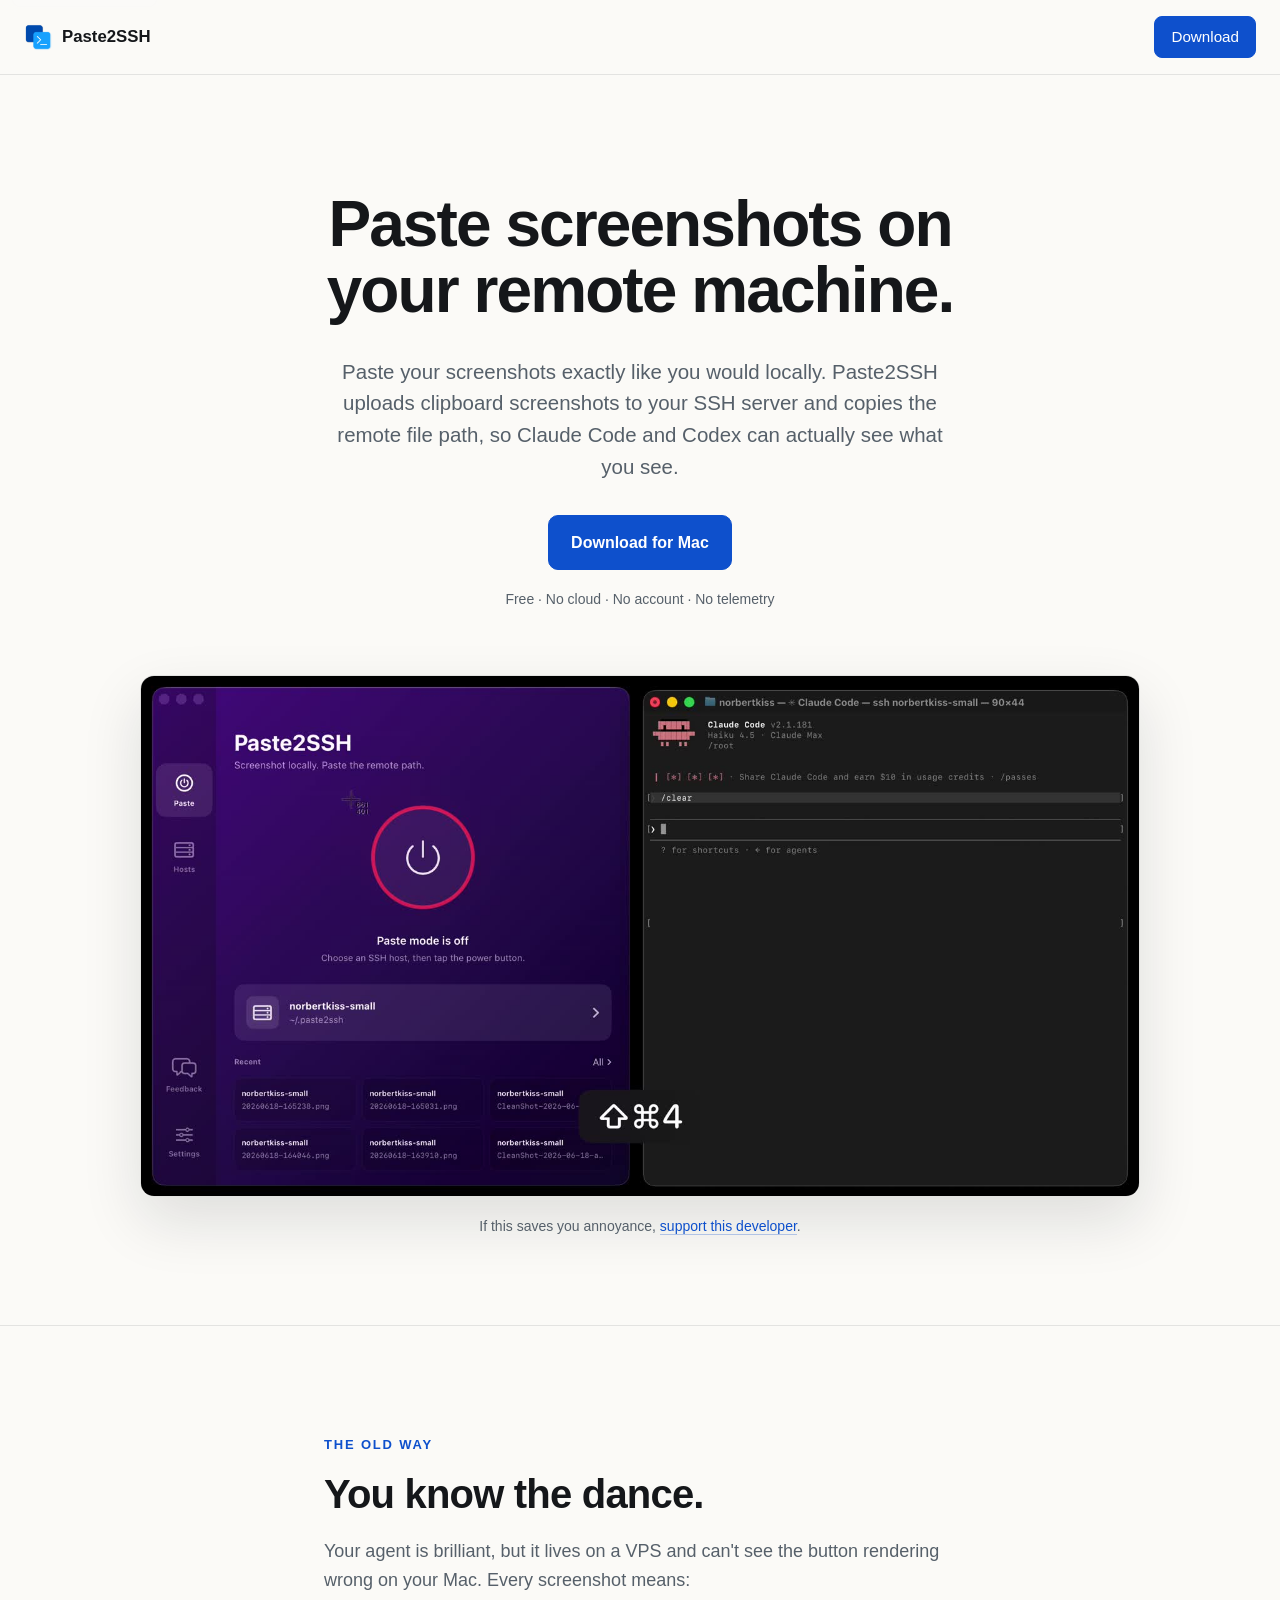
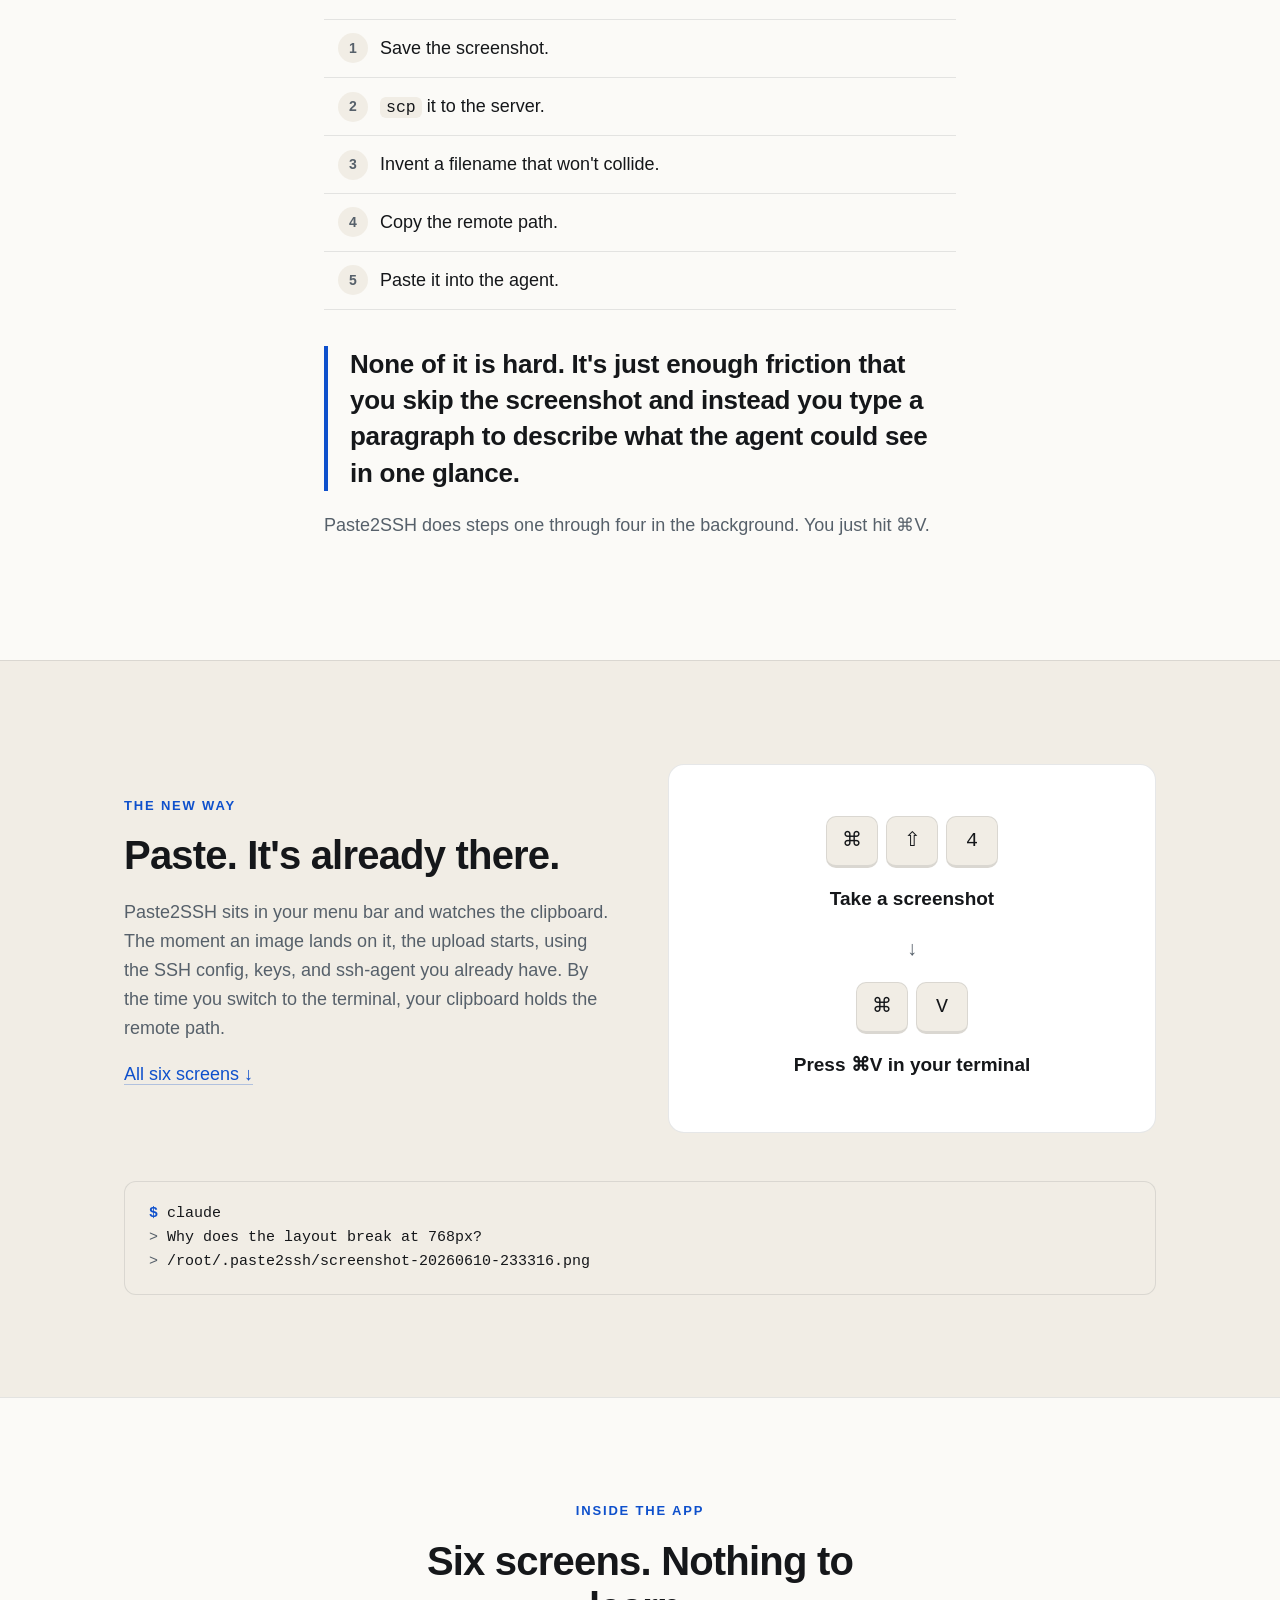
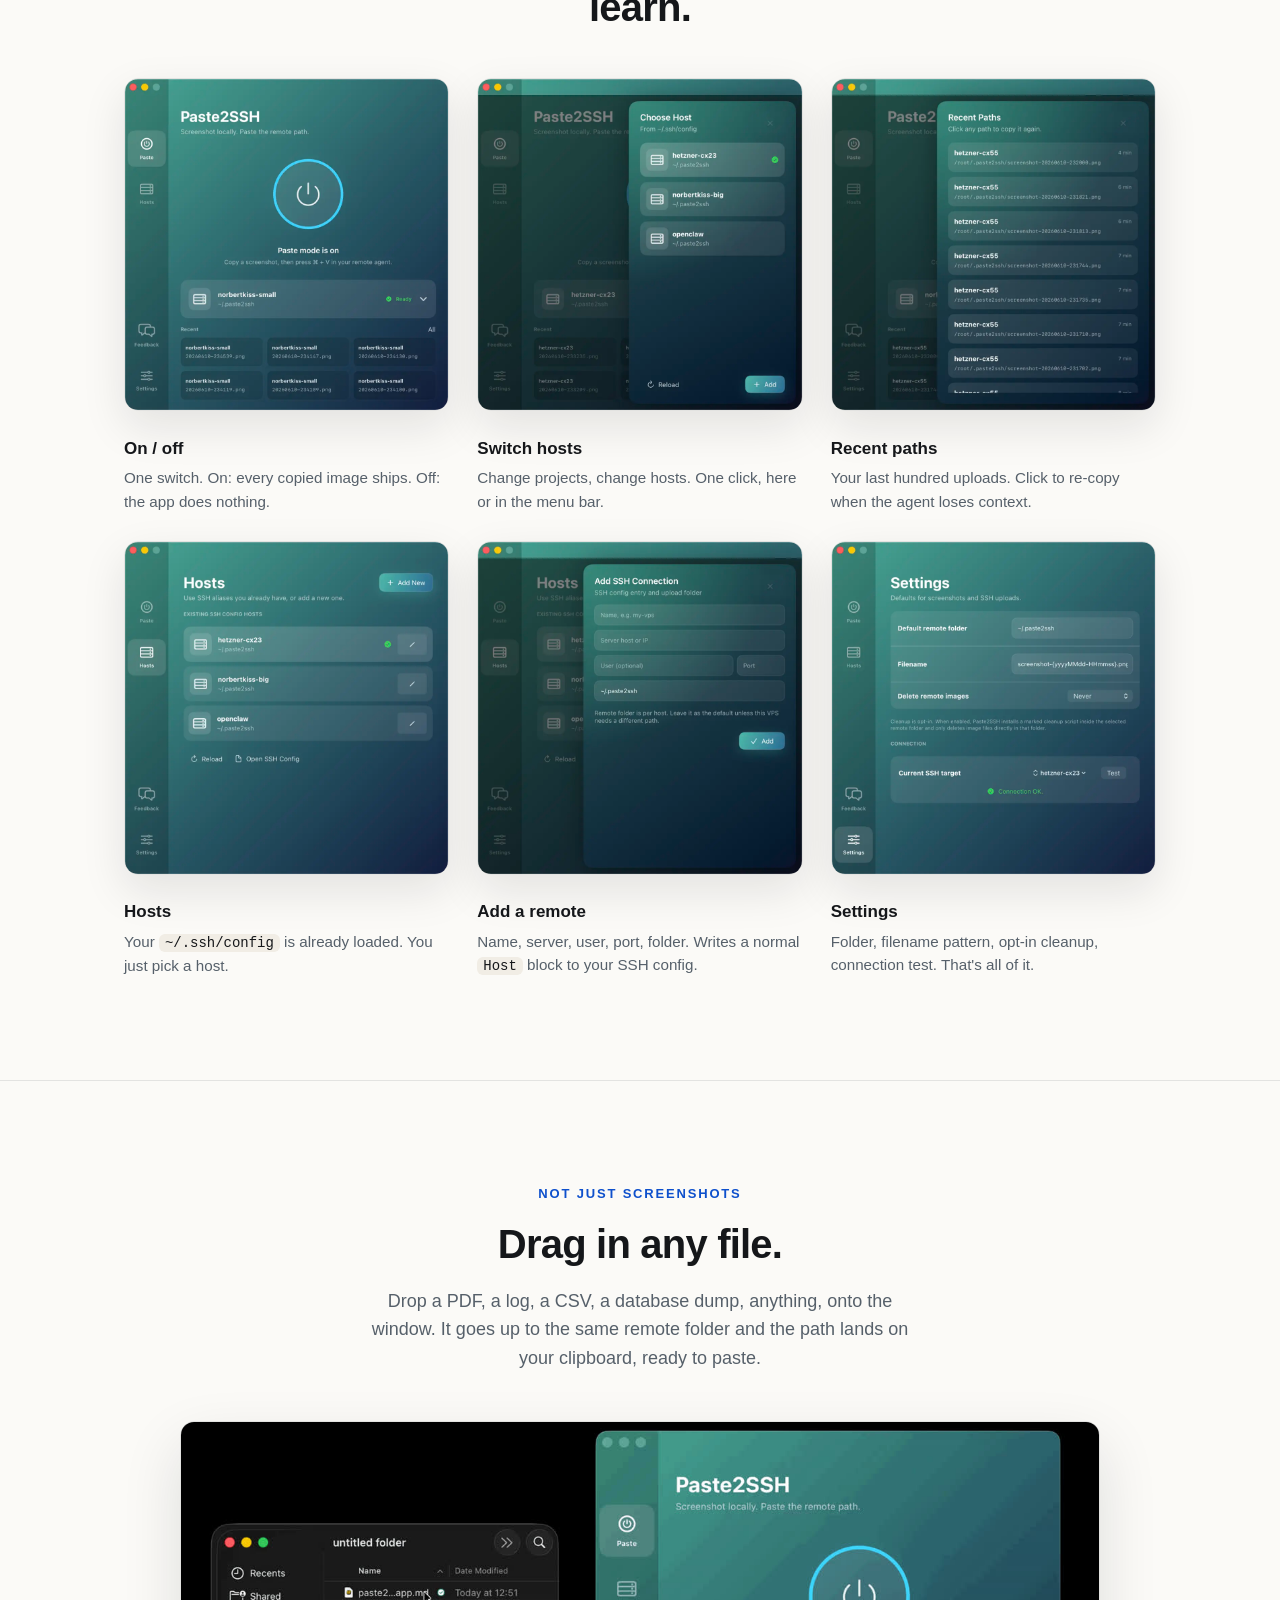
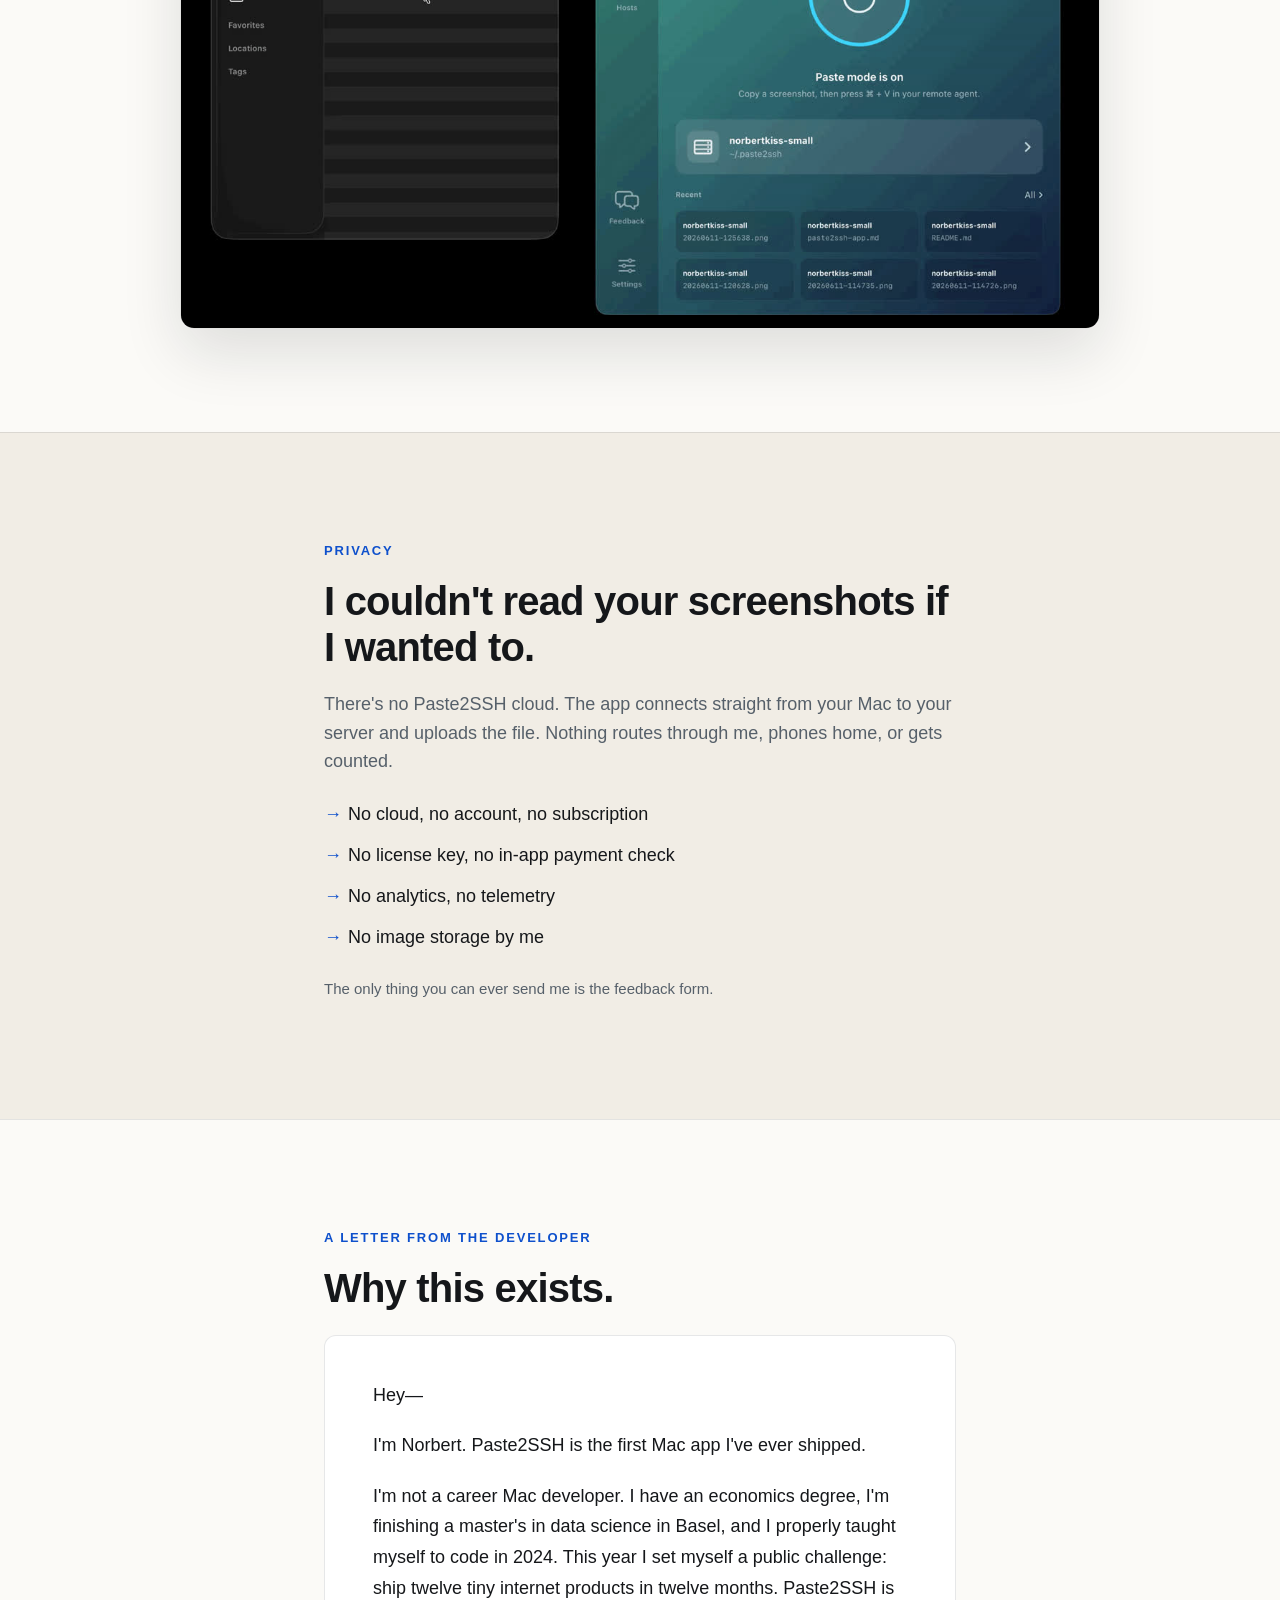
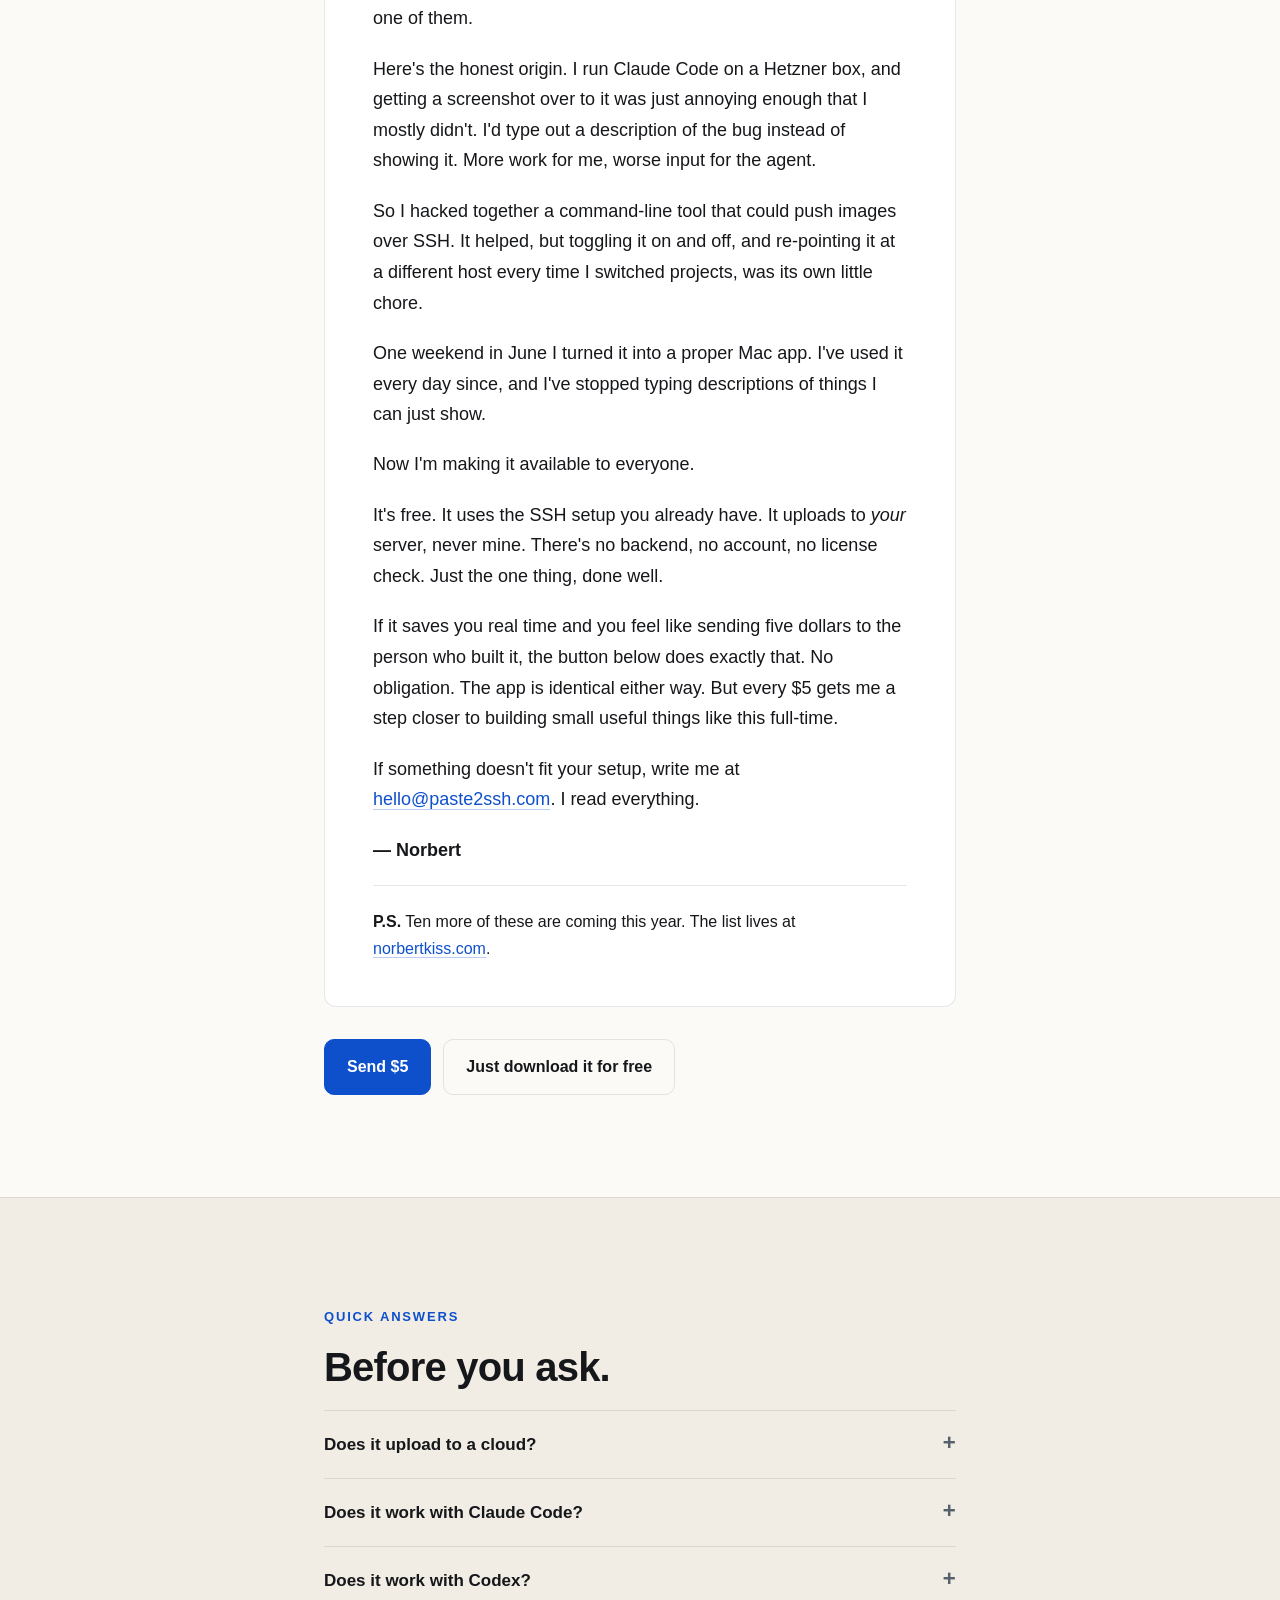
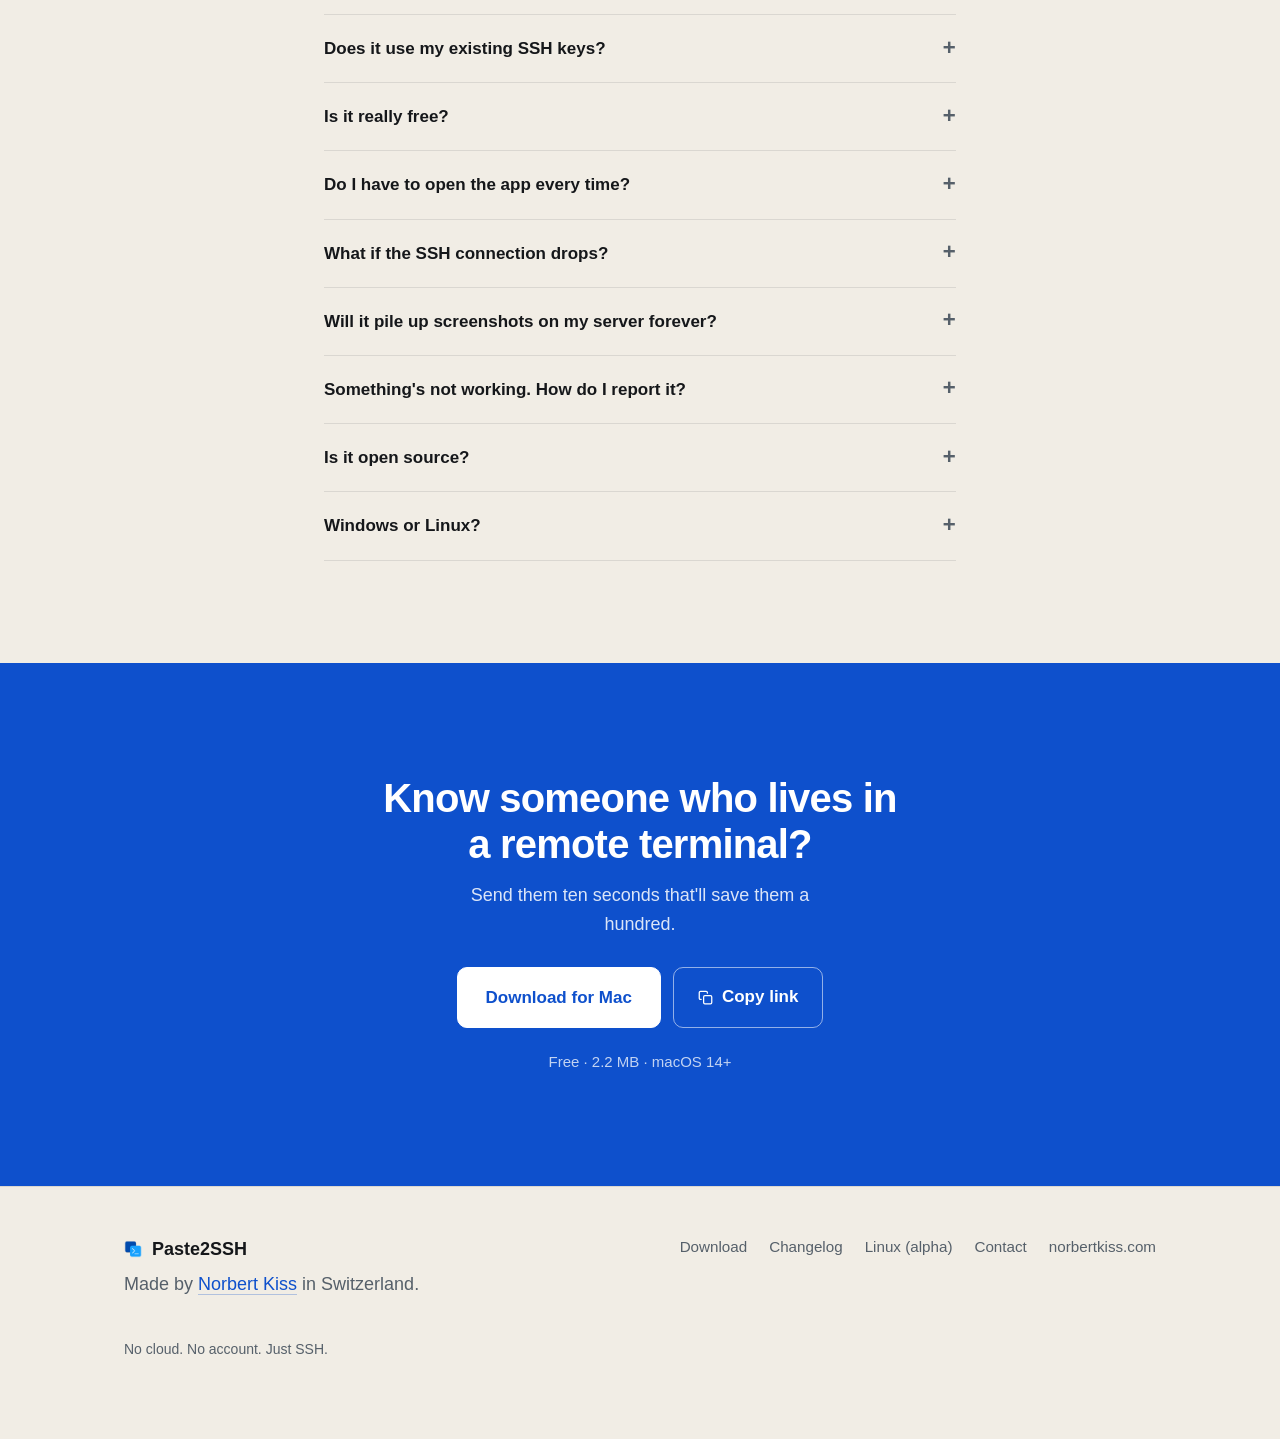
<file: index.html>
<!doctype html>
<html lang="en">
<head>
  <meta charset="utf-8" />
  <meta name="viewport" content="width=device-width, initial-scale=1" />
  <title>Paste2SSH — Paste screenshots on your remote machine</title>
  <meta name="description" content="Take a screenshot on your Mac and Paste2SSH uploads it to your SSH server, putting the remote path on your clipboard for Claude Code and Codex. Free." />
  <meta name="theme-color" content="#0d1117" />
  <link rel="icon" type="image/png" sizes="32x32" href="/favicon-32x32.png?v=2" />
  <link rel="icon" type="image/png" sizes="16x16" href="/favicon-16x16.png?v=2" />
  <link rel="icon" href="/favicon.ico?v=2" sizes="any" />
  <link rel="apple-touch-icon" sizes="180x180" href="/apple-touch-icon.png?v=2" />
  <link rel="manifest" href="/site.webmanifest?v=2" />
  <link rel="canonical" href="https://paste2ssh.com/" />

  <meta property="og:type" content="website" />
  <meta property="og:site_name" content="Paste2SSH" />
  <meta property="og:url" content="https://paste2ssh.com/" />
  <meta property="og:title" content="Paste your screenshots into Claude Code on your VPS" />
  <meta property="og:description" content="A free Mac utility app. Take a screenshot and it uploads over SSH, dropping the remote path on your clipboard to paste." />
  <meta property="og:image" content="https://paste2ssh.com/og.png?v=4" />
  <meta property="og:image:type" content="image/png" />
  <meta property="og:image:width" content="1200" />
  <meta property="og:image:height" content="630" />
  <meta property="og:image:alt" content="Paste2SSH landing page with the app's Paste tab showing paste mode on" />

  <meta name="twitter:card" content="summary_large_image" />
  <meta name="twitter:title" content="Paste your screenshots into Claude Code on your VPS" />
  <meta name="twitter:description" content="A free Mac utility app. Take a screenshot and it uploads over SSH, dropping the remote path on your clipboard to paste." />
  <meta name="twitter:image" content="https://paste2ssh.com/og-twitter.png?v=4" />
  <meta name="twitter:image:alt" content="Paste2SSH landing page with the app's Paste tab showing paste mode on" />

  <script type="application/ld+json">
  {
    "@context": "https://schema.org",
    "@type": "SoftwareApplication",
    "name": "Paste2SSH",
    "applicationCategory": "DeveloperApplication",
    "operatingSystem": "macOS 14.0+",
    "description": "Take a screenshot on your Mac and Paste2SSH ships it to your VPS over SSH, then swaps your clipboard for the remote path so you can paste it straight into your remote terminal.",
    "url": "https://paste2ssh.com/",
    "image": "https://paste2ssh.com/og.png",
    "offers": {
      "@type": "Offer",
      "price": "0",
      "priceCurrency": "USD"
    },
    "author": {
      "@type": "Person",
      "name": "Norbert Kiss",
      "url": "https://norbertkiss.com"
    }
  }
  </script>

  <link rel="stylesheet" href="/styles.css?v=21" />
  <script
    defer
    data-website-id="dfid_6iDRUbRsPHQtEeW4TGu3i"
    data-domain="paste2ssh.com"
    src="https://datafa.st/js/script.js">
  </script>
</head>
<body>
  <a class="skip-link" href="#main">Skip to content</a>

  <header class="site-header">
    <a href="#top" class="brand" aria-label="Paste2SSH home">
      <img class="brand-mark" src="/android-chrome-192x192.png?v=2" width="28" height="28" alt="" />
      <span class="brand-text">Paste2SSH</span>
    </a>
    <nav aria-label="Primary">
      <a href="/Paste2SSH-1.2.0.dmg" download data-fast-goal="download" data-fast-goal-location="nav" class="nav-cta">Download</a>
    </nav>
  </header>

  <main id="main">
    <!-- HERO -->
    <section class="hero" id="top">
      <div class="container hero-inner">
        <div class="hero-copy">
          <h1>Paste screenshots on your remote machine.</h1>
          <p class="subhead">
            Paste your screenshots exactly like you would locally. Paste2SSH
            uploads clipboard screenshots to your SSH server and copies the
            remote file path, so Claude Code and Codex can actually see what
            you see.
          </p>
          <div class="cta-row">
            <a href="/Paste2SSH-1.2.0.dmg" download data-fast-goal="download" data-fast-goal-location="hero" class="btn btn-primary">Download for Mac</a>
          </div>
          <p class="trust-line">Free · No cloud · No account · No telemetry</p>
        </div>
        <figure class="hero-shot">
          <video width="1600" height="834" autoplay loop muted playsinline preload="auto"
                  poster="/images/hero-poster.jpg?v=3"
                  aria-label="Paste2SSH demo: copying a screenshot and pasting the remote path in a terminal">
            <source src="/images/hero.mp4?v=3" type="video/mp4" />
          </video>
        </figure>
        <p class="hero-support">If this saves you annoyance, <a href="https://donate.stripe.com/4gM9AU3gZ9hq04q5Pi6Zy02" data-fast-goal="support_click" rel="noopener" target="_blank">support this developer</a>.</p>
      </div>
    </section>

    <!-- THE OLD WAY -->
    <section class="section" data-fast-scroll="scroll_problem">
      <div class="container container--narrow">
        <p class="eyebrow">The old way</p>
        <h2>You know the dance.</h2>
        <p class="dim">
          Your agent is brilliant, but it lives on a VPS and can't see the
          button rendering wrong on your Mac. Every screenshot means:
        </p>
        <ol class="five-steps">
          <li>Save the screenshot.</li>
          <li><code>scp</code> it to the server.</li>
          <li>Invent a filename that won't collide.</li>
          <li>Copy the remote path.</li>
          <li>Paste it into the agent.</li>
        </ol>
        <p class="pullquote">
          None of it is hard. It's just enough friction that you skip the
          screenshot and instead you type a paragraph to describe what the
          agent could see in one glance.
        </p>
        <p class="dim">
          Paste2SSH does steps one through four in the background. You just
          hit ⌘V.
        </p>
      </div>
    </section>

    <!-- THE NEW WAY -->
    <section class="section section--alt" id="how" data-fast-scroll="scroll_how">
      <div class="container">
        <div class="how-grid">
          <div>
            <p class="eyebrow">The new way</p>
            <h2>Paste. It's already there.</h2>
            <p class="dim">
              Paste2SSH sits in your menu bar and watches the clipboard. The
              moment an image lands on it, the upload starts, using the SSH
              config, keys, and ssh-agent you already have. By the time you
              switch to the terminal, your clipboard holds the remote path.
            </p>
            <p>
              <a href="#screens">All six screens ↓</a>
            </p>
          </div>

          <div class="workflow" aria-label="Workflow">
            <div class="workflow-step">
              <span class="keycaps" aria-hidden="true"><kbd>⌘</kbd><kbd>⇧</kbd><kbd>4</kbd></span>
              <strong>Take a screenshot</strong>
            </div>
            <div class="workflow-arrow" aria-hidden="true">↓</div>
            <div class="workflow-step">
              <span class="keycaps" aria-hidden="true"><kbd>⌘</kbd><kbd>V</kbd></span>
              <strong>Press ⌘V in your terminal</strong>
            </div>
          </div>
        </div>

        <pre class="terminal" aria-label="Example Claude Code session">
<span class="term-prompt">$</span> claude
<span class="term-out">&gt;</span> Why does the layout break at 768px?
<span class="term-out">&gt;</span> /root/.paste2ssh/screenshot-20260610-233316.png</pre>
      </div>
    </section>

    <!-- INSIDE THE APP -->
    <section class="section" id="screens" data-fast-scroll="scroll_screens">
      <div class="container">
        <p class="eyebrow shots-center">Inside the app</p>
        <h2 class="shots-center">Six screens. Nothing to learn.</h2>

        <div class="shots-grid">
          <figure class="shot-card">
            <img src="/images/paste-on.webp?v=1" width="960" height="984" loading="lazy" alt="Paste2SSH with paste mode on, one big power button" />
            <figcaption>
              <strong>On / off</strong>
              One switch. On: every copied image ships. Off: the app does
              nothing.
            </figcaption>
          </figure>
          <figure class="shot-card">
            <img src="/images/switch-host.webp?v=1" width="960" height="984" loading="lazy" alt="Host picker dropdown for switching the upload target" />
            <figcaption>
              <strong>Switch hosts</strong>
              Change projects, change hosts. One click, here or in the menu
              bar.
            </figcaption>
          </figure>
          <figure class="shot-card">
            <img src="/images/history.webp?v=1" width="960" height="984" loading="lazy" alt="Recent Paths overlay with previously uploaded screenshots" />
            <figcaption>
              <strong>Recent paths</strong>
              Your last hundred uploads. Click to re-copy when the agent loses
              context.
            </figcaption>
          </figure>
          <figure class="shot-card">
            <img src="/images/hosts.webp?v=1" width="960" height="984" loading="lazy" alt="The Hosts tab listing three saved remotes" />
            <figcaption>
              <strong>Hosts</strong>
              Your <code>~/.ssh/config</code> is already loaded. You just pick
              a host.
            </figcaption>
          </figure>
          <figure class="shot-card">
            <img src="/images/add-host.webp?v=1" width="960" height="984" loading="lazy" alt="Add a remote form with name, server, user, port, and folder fields" />
            <figcaption>
              <strong>Add a remote</strong>
              Name, server, user, port, folder. Writes a normal
              <code>Host</code> block to your SSH config.
            </figcaption>
          </figure>
          <figure class="shot-card">
            <img src="/images/settings.webp?v=1" width="960" height="984" loading="lazy" alt="Settings page with folder, filename pattern, cleanup, and connection test" />
            <figcaption>
              <strong>Settings</strong>
              Folder, filename pattern, opt-in cleanup, connection test.
              That's all of it.
            </figcaption>
          </figure>
        </div>
      </div>
    </section>

    <!-- DRAG & DROP -->
    <section class="section" id="files">
      <div class="container">
        <p class="eyebrow shots-center">Not just screenshots</p>
        <h2 class="shots-center">Drag in any file.</h2>
        <p class="dim demo-lede">
          Drop a PDF, a log, a CSV, a database dump, anything, onto the window.
          It goes up to the same remote folder and the path lands on your
          clipboard, ready to paste.
        </p>
        <figure class="demo-shot">
          <video width="1280" height="706" autoplay loop muted playsinline preload="none"
                  poster="/images/drag-drop-poster.jpg?v=1"
                  aria-label="Dragging a document onto the Paste2SSH window; it uploads to the remote folder and copies the path">
            <source src="/images/drag-drop.mp4?v=1" type="video/mp4" />
          </video>
        </figure>
      </div>
    </section>

    <!-- PRIVACY -->
    <section class="section section--alt">
      <div class="container container--narrow">
        <p class="eyebrow">Privacy</p>
        <h2>I couldn't read your screenshots if I wanted to.</h2>
        <p class="dim">
          There's no Paste2SSH cloud. The app connects straight from your Mac
          to your server and uploads the file. Nothing routes through me,
          phones home, or gets counted.
        </p>
        <ul class="bullets">
          <li>No cloud, no account, no subscription</li>
          <li>No license key, no in-app payment check</li>
          <li>No analytics, no telemetry</li>
          <li>No image storage by me</li>
        </ul>
        <p class="dim small-note">
          The only thing you can ever send me is the feedback form.
        </p>
      </div>
    </section>

    <!-- FOUNDER LETTER -->
    <section class="section" id="letter" data-fast-scroll="scroll_letter">
      <div class="container container--narrow">
        <p class="eyebrow">A letter from the developer</p>
        <h2>Why this exists.</h2>

        <article class="letter">
          <p>Hey—</p>

          <p>I'm Norbert. Paste2SSH is the first Mac app I've ever shipped.</p>

          <p>
            I'm not a career Mac developer. I have an economics degree, I'm
            finishing a master's in data science in Basel, and I properly
            taught myself to code in 2024. This year I set myself a public
            challenge: ship twelve tiny internet products in twelve months.
            Paste2SSH is one of them.
          </p>

          <p>
            Here's the honest origin. I run Claude Code on a Hetzner box, and
            getting a screenshot over to it was just annoying enough that I
            mostly didn't. I'd type out a description of the bug instead of
            showing it. More work for me, worse input for the agent.
          </p>

          <p>
            So I hacked together a command-line tool that could push images
            over SSH. It helped, but toggling it on and off, and re-pointing
            it at a different host every time I switched projects, was its own
            little chore.
          </p>

          <p>
            One weekend in June I turned it into a proper Mac app. I've used it
            every day since, and I've stopped typing descriptions of things I
            can just show.
          </p>

          <p>
            Now I'm making it available to everyone.
          </p>

          <p>
            It's free. It uses the SSH setup you already have. It uploads to
            <em>your</em> server, never mine. There's no backend, no account,
            no license check. Just the one thing, done well.
          </p>

          <p>
            If it saves you real time and you feel like sending five dollars to
            the person who built it, the button below does exactly that. No
            obligation. The app is identical either way. But every $5 gets me
            a step closer to building small useful things like this full-time.
          </p>

          <p>
            If something doesn't fit your setup, write me at
            <a href="mailto:hello@paste2ssh.com" data-fast-goal="contact_click">hello@paste2ssh.com</a>. I
            read everything.
          </p>

          <p class="letter-sign">— Norbert</p>

          <p class="letter-ps">
            <strong>P.S.</strong> Ten more of these are coming this year.
            The list lives at
            <a href="https://norbertkiss.com" data-fast-goal="norbertkiss_click" rel="noopener">norbertkiss.com</a>.
          </p>
        </article>

        <div class="cta-row letter-cta">
          <a href="https://donate.stripe.com/4gM9AU3gZ9hq04q5Pi6Zy02" data-fast-goal="support_click" class="btn btn-primary" rel="noopener" target="_blank">Send $5</a>
          <a href="/Paste2SSH-1.2.0.dmg" download data-fast-goal="download" data-fast-goal-location="letter" class="btn btn-secondary">Just download it for free</a>
        </div>
      </div>
    </section>

    <!-- FAQ -->
    <section class="section section--alt section--faq" id="faq">
      <div class="container container--narrow">
        <p class="eyebrow">Quick answers</p>
        <h2>Before you ask.</h2>

        <details>
          <summary>Does it upload to a cloud?</summary>
          <p>No. It uploads only to the SSH server you configured. Nothing routes through me.</p>
        </details>

        <details>
          <summary>Does it work with Claude Code?</summary>
          <p>Yes, that's why it exists. The screenshot lands where Claude Code runs; you paste the remote path and the agent reads the file.</p>
        </details>

        <details>
          <summary>Does it work with Codex?</summary>
          <p>Yes. Anything running on the remote that can read a file path works: Codex, Gemini CLI, aider, or your own scripts. Paste2SSH just gets the image onto the server and hands you the path.</p>
        </details>

        <details>
          <summary>Does it use my existing SSH keys?</summary>
          <p>Yes. Your keys, your ssh-agent, your <code>~/.ssh/config</code>. If you can <code>scp</code> from Terminal, Paste2SSH can use the same host.</p>
        </details>

        <details>
          <summary>Is it really free?</summary>
          <p>Yes. No license key, no account, no in-app payment check. The $5 button is optional support.</p>
        </details>

        <details>
          <summary>Do I have to open the app every time?</summary>
          <p>No. There's a menu bar icon: toggle paste mode, switch hosts, and re-copy the last path without opening the window.</p>
        </details>

        <details>
          <summary>What if the SSH connection drops?</summary>
          <p>The upload fails, you see the error, your clipboard is unchanged. Reconnect and try again.</p>
        </details>

        <details>
          <summary>Will it pile up screenshots on my server forever?</summary>
          <p>Only if you let it. Opt in to remote cleanup and pick a retention (7 to 90 days), scoped strictly to the folder you chose. Off by default.</p>
        </details>

        <details>
          <summary>Something's not working. How do I report it?</summary>
          <p>Open the Feedback tab in the app and send a quick note straight from there. It opens a short Google Form, so you don't need to dig up an email address or write a bug report. I read every one.</p>
        </details>

        <details>
          <summary>Is it open source?</summary>
          <p>Not yet, but I may open-source the core after the first round of feedback. For now, what matters is already true: no analytics inside the app, no backend, no account, no license check. And honestly, it's a simple app. You could build something like this in a weekend, especially if Claude gives Fable back. :)</p>
        </details>

        <details>
          <summary>Windows or Linux?</summary>
          <p>Not yet. Mac first, because that's the workflow I needed. Ask and I'll think about it.</p>
        </details>
      </div>
    </section>

    <!-- FINAL CTA -->
    <section class="band" data-fast-scroll="scroll_cta">
      <div class="container">
        <h2>Know someone who lives in a remote terminal?</h2>
        <p class="band-sub">Send them ten seconds that'll save them a hundred.</p>
        <div class="cta-row band-cta">
          <a href="/Paste2SSH-1.2.0.dmg" download data-fast-goal="download" data-fast-goal-location="band" class="btn btn-invert">Download for Mac</a>
          <button type="button" class="btn btn-share" data-url="https://paste2ssh.com/" aria-label="Copy link to Paste2SSH">
            <svg class="share-icon share-icon--copy" width="15" height="15" viewBox="0 0 24 24" fill="none" stroke="currentColor" stroke-width="2" stroke-linecap="round" stroke-linejoin="round" aria-hidden="true"><rect x="9" y="9" width="13" height="13" rx="2"/><path d="M5 15H4a2 2 0 0 1-2-2V4a2 2 0 0 1 2-2h9a2 2 0 0 1 2 2v1"/></svg>
            <svg class="share-icon share-icon--check" width="15" height="15" viewBox="0 0 24 24" fill="none" stroke="currentColor" stroke-width="2.5" stroke-linecap="round" stroke-linejoin="round" aria-hidden="true"><polyline points="20 6 9 17 4 12"/></svg>
            <span class="share-label">Copy link</span>
          </button>
        </div>
        <p class="band-meta">Free · 2.2 MB · macOS 14+</p>
      </div>
    </section>
  </main>

  <footer class="site-footer" data-fast-scroll="scroll_footer">
    <div class="container">
      <div class="footer-row">
        <div>
          <p class="footer-brand">
            <img src="/android-chrome-192x192.png?v=2" width="18" height="18" alt="" />
            Paste2SSH
          </p>
          <p class="dim">Made by <a href="https://norbertkiss.com" data-fast-goal="norbertkiss_click" rel="noopener">Norbert Kiss</a> in Switzerland.</p>
        </div>
        <nav class="footer-nav" aria-label="Footer">
          <a href="/Paste2SSH-1.2.0.dmg" download data-fast-goal="download" data-fast-goal-location="footer">Download</a>
          <a href="/changelog/">Changelog</a>
          <a href="/linux/" data-fast-goal="linux_page_click" data-fast-goal-location="footer">Linux (alpha)</a>
          <a href="mailto:hello@paste2ssh.com" data-fast-goal="contact_click">Contact</a>
          <a href="https://norbertkiss.com" data-fast-goal="norbertkiss_click" rel="noopener">norbertkiss.com</a>
        </nav>
      </div>
      <p class="footer-bottom">No cloud. No account. Just SSH.</p>
    </div>
  </footer>

  <script>
    (function () {
      function flash(el) {
        el.classList.add('copied');
        window.setTimeout(function () { el.classList.remove('copied'); }, 1600);
      }

      // Final CTA share button — native share sheet on mobile, copy link on desktop
      var share = document.querySelector('.btn-share');
      if (share) {
        var url = share.getAttribute('data-url');
        var label = share.querySelector('.share-label');
        if (navigator.share) {
          if (label) label.textContent = 'Share';
          share.addEventListener('click', function () {
            navigator.share({
              title: 'Paste2SSH',
              text: 'Paste screenshots straight onto your remote machine over SSH.',
              url: url
            }).catch(function () {});
          });
        } else if (navigator.clipboard) {
          share.addEventListener('click', function () {
            navigator.clipboard.writeText(url).then(function () {
              if (label) label.textContent = 'Copied!';
              flash(share);
              window.setTimeout(function () { if (label) label.textContent = 'Copy link'; }, 1600);
            });
          });
        }
      }
    })();
  </script>
</body>
</html>
</file>
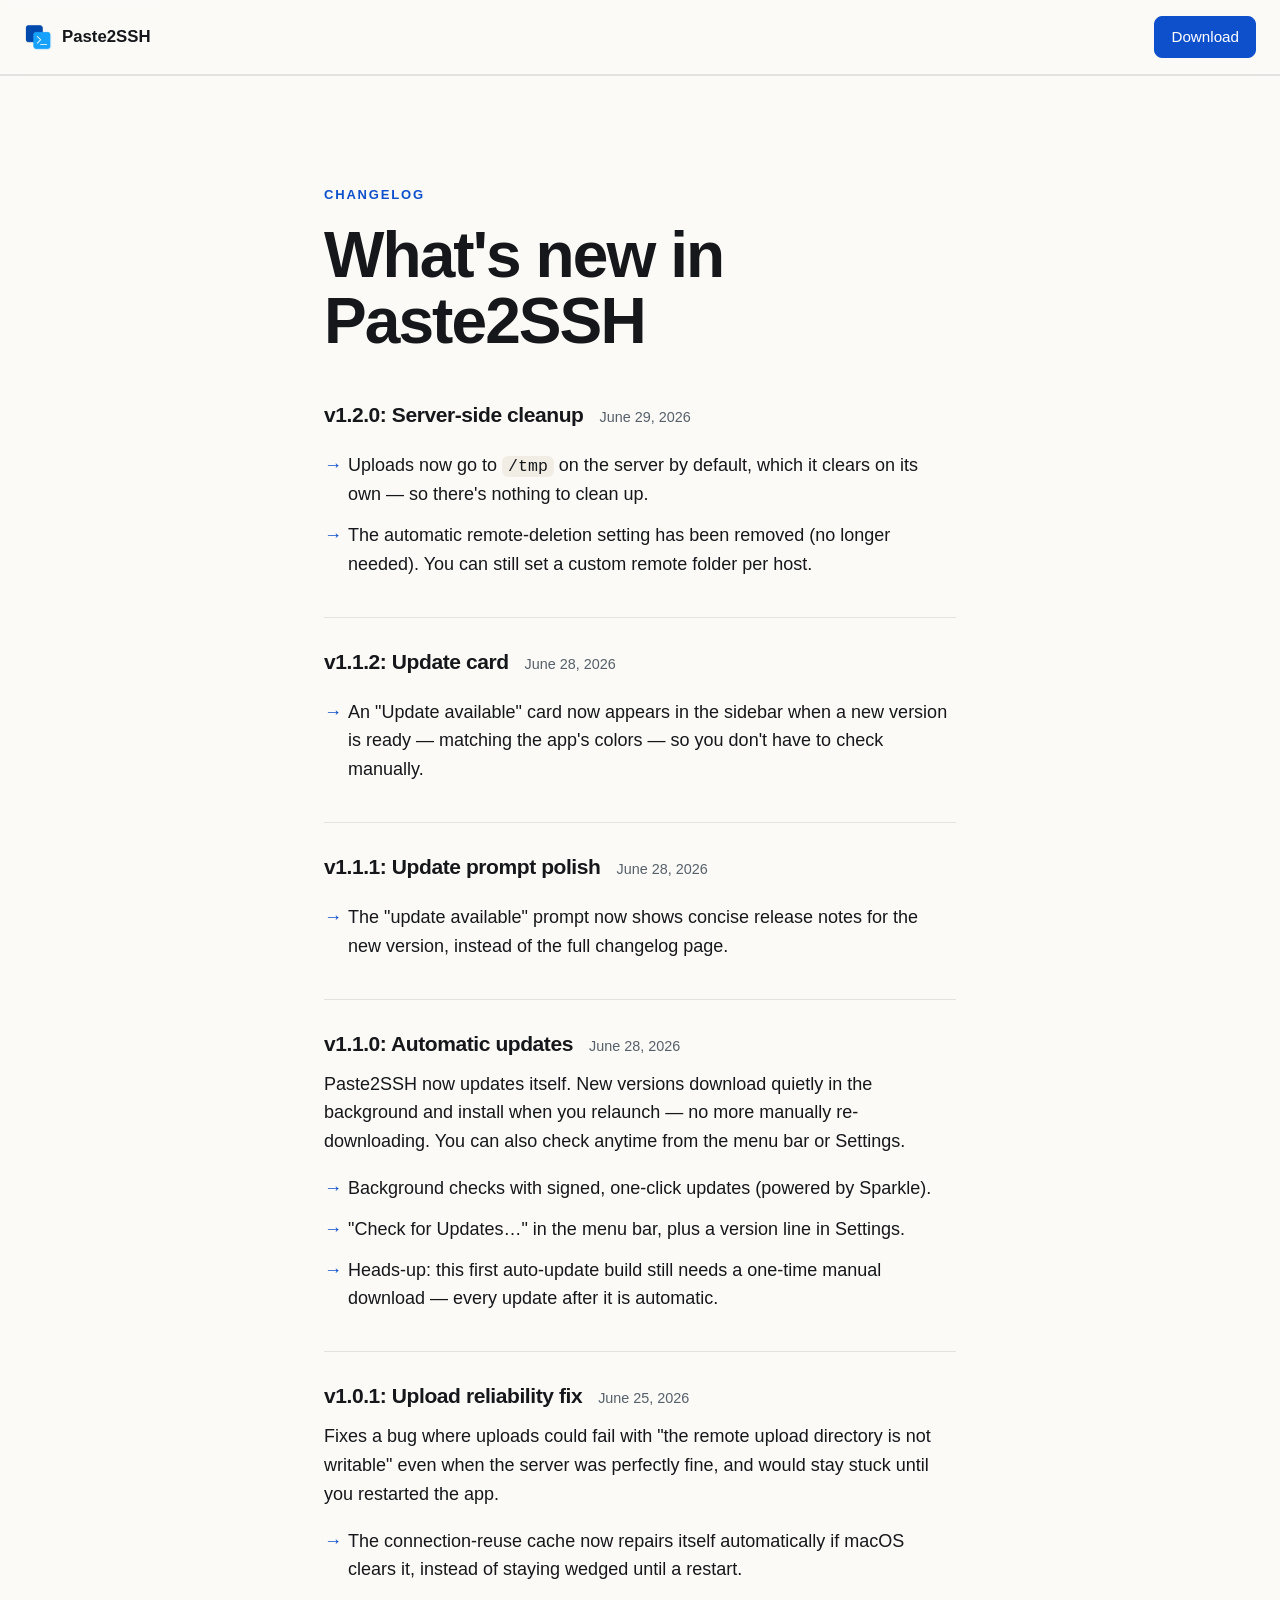
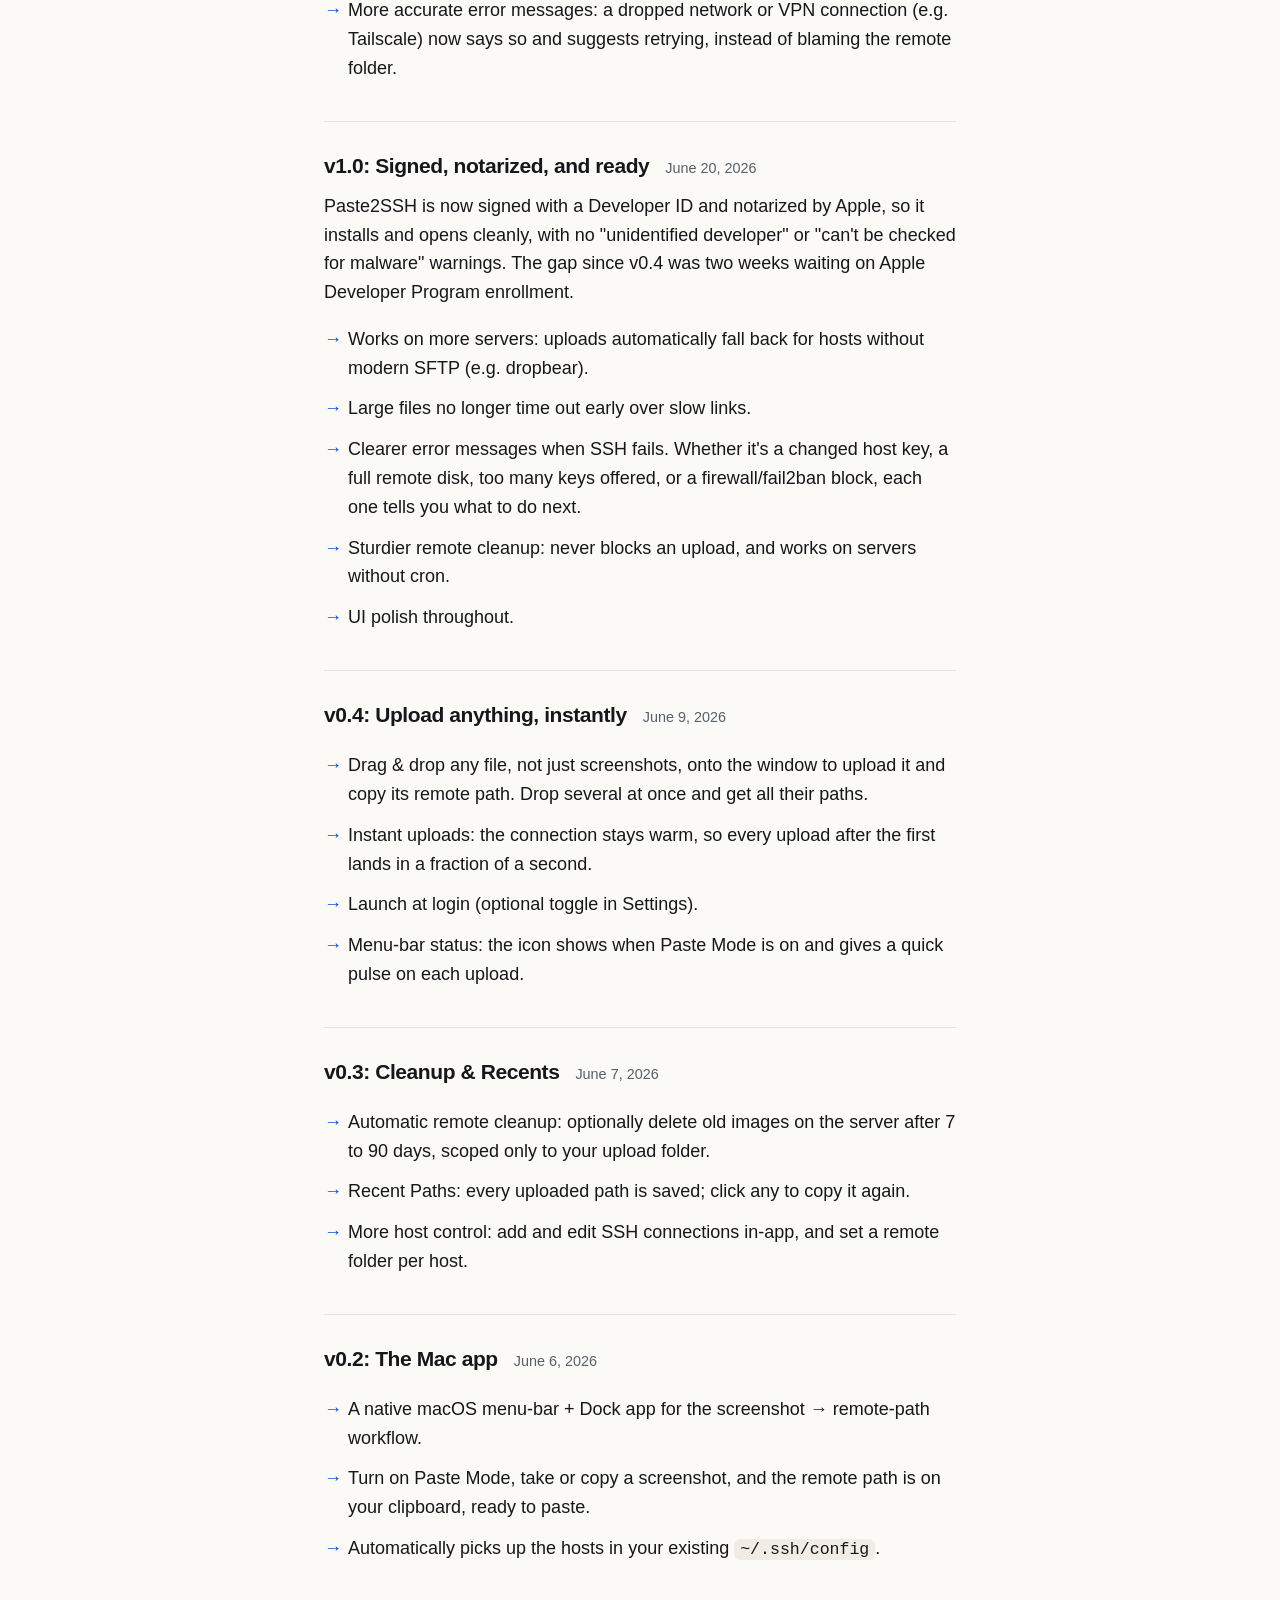
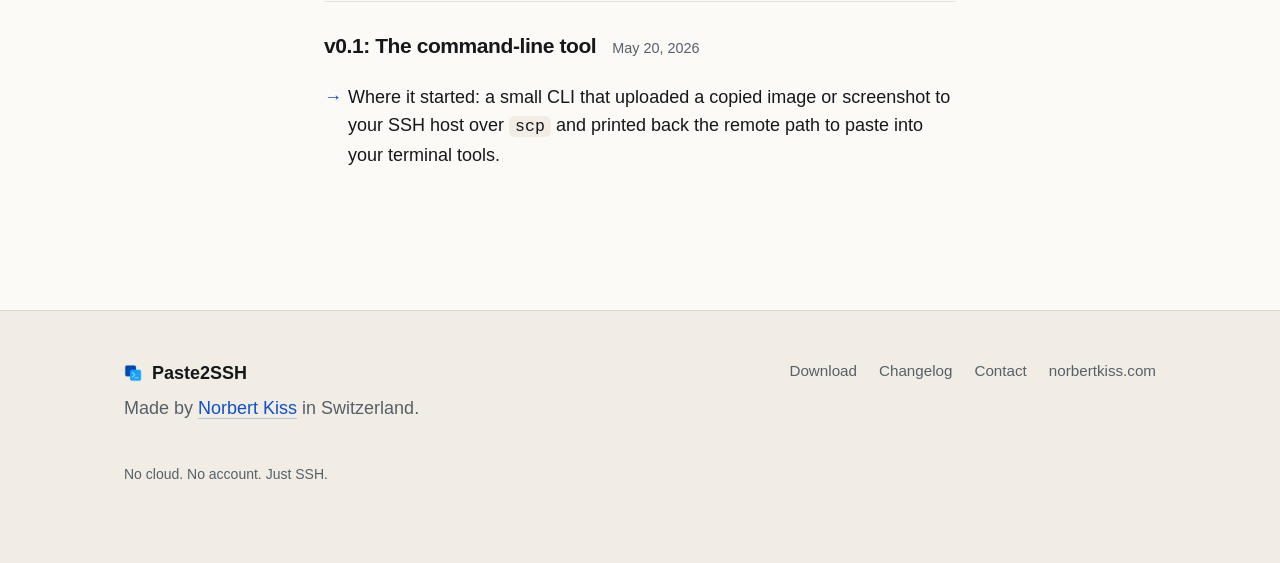
<file: changelog/index.html>
<!doctype html>
<html lang="en">
<head>
  <meta charset="utf-8" />
  <meta name="viewport" content="width=device-width, initial-scale=1" />
  <title>Changelog · Paste2SSH</title>
  <meta name="description" content="What's new in Paste2SSH: release notes from the command-line tool to the signed, notarized Mac app." />
  <meta name="theme-color" content="#0d1117" />
  <link rel="icon" type="image/png" sizes="32x32" href="/favicon-32x32.png?v=2" />
  <link rel="icon" type="image/png" sizes="16x16" href="/favicon-16x16.png?v=2" />
  <link rel="icon" href="/favicon.ico?v=2" sizes="any" />
  <link rel="apple-touch-icon" sizes="180x180" href="/apple-touch-icon.png?v=2" />
  <link rel="manifest" href="/site.webmanifest?v=2" />
  <link rel="canonical" href="https://paste2ssh.com/changelog/" />

  <meta property="og:type" content="website" />
  <meta property="og:site_name" content="Paste2SSH" />
  <meta property="og:url" content="https://paste2ssh.com/changelog/" />
  <meta property="og:title" content="Changelog · Paste2SSH" />
  <meta property="og:description" content="Release notes from the command-line tool to the signed, notarized Mac app." />
  <meta property="og:image" content="https://paste2ssh.com/og.png?v=4" />
  <meta property="og:image:type" content="image/png" />
  <meta property="og:image:width" content="1200" />
  <meta property="og:image:height" content="630" />

  <link rel="stylesheet" href="/styles.css?v=21" />
  <script
    defer
    data-website-id="dfid_6iDRUbRsPHQtEeW4TGu3i"
    data-domain="paste2ssh.com"
    src="https://datafa.st/js/script.js">
  </script>
</head>
<body>
  <a class="skip-link" href="#main">Skip to content</a>

  <header class="site-header">
    <a href="/" class="brand" aria-label="Paste2SSH home">
      <img class="brand-mark" src="/android-chrome-192x192.png?v=2" width="28" height="28" alt="" />
      <span class="brand-text">Paste2SSH</span>
    </a>
    <nav aria-label="Primary">
      <a href="/Paste2SSH-1.2.0.dmg" download data-fast-goal="download" data-fast-goal-location="changelog_nav" class="nav-cta">Download</a>
    </nav>
  </header>

  <main id="main">
    <section class="section">
      <div class="container container--narrow">
        <p class="eyebrow">Changelog</p>
        <h1>What's new in Paste2SSH</h1>

        <article class="release">
          <header class="release-head">
            <h2 class="release-ver">v1.2.0: Server-side cleanup</h2>
            <p class="release-date">June 29, 2026</p>
          </header>
          <ul class="bullets">
            <li>Uploads now go to <code>/tmp</code> on the server by default, which it clears on its own — so there's nothing to clean up.</li>
            <li>The automatic remote-deletion setting has been removed (no longer needed). You can still set a custom remote folder per host.</li>
          </ul>
        </article>

        <article class="release">
          <header class="release-head">
            <h2 class="release-ver">v1.1.2: Update card</h2>
            <p class="release-date">June 28, 2026</p>
          </header>
          <ul class="bullets">
            <li>An "Update available" card now appears in the sidebar when a new version is ready — matching the app's colors — so you don't have to check manually.</li>
          </ul>
        </article>

        <article class="release">
          <header class="release-head">
            <h2 class="release-ver">v1.1.1: Update prompt polish</h2>
            <p class="release-date">June 28, 2026</p>
          </header>
          <ul class="bullets">
            <li>The "update available" prompt now shows concise release notes for the new version, instead of the full changelog page.</li>
          </ul>
        </article>

        <article class="release">
          <header class="release-head">
            <h2 class="release-ver">v1.1.0: Automatic updates</h2>
            <p class="release-date">June 28, 2026</p>
          </header>
          <p class="release-lead">
            Paste2SSH now updates itself. New versions download quietly in the background and
            install when you relaunch — no more manually re-downloading. You can also check
            anytime from the menu bar or Settings.
          </p>
          <ul class="bullets">
            <li>Background checks with signed, one-click updates (powered by Sparkle).</li>
            <li>"Check for Updates…" in the menu bar, plus a version line in Settings.</li>
            <li>Heads-up: this first auto-update build still needs a one-time manual download — every update after it is automatic.</li>
          </ul>
        </article>

        <article class="release">
          <header class="release-head">
            <h2 class="release-ver">v1.0.1: Upload reliability fix</h2>
            <p class="release-date">June 25, 2026</p>
          </header>
          <p class="release-lead">
            Fixes a bug where uploads could fail with "the remote upload directory is
            not writable" even when the server was perfectly fine, and would stay
            stuck until you restarted the app.
          </p>
          <ul class="bullets">
            <li>The connection-reuse cache now repairs itself automatically if macOS clears it, instead of staying wedged until a restart.</li>
            <li>More accurate error messages: a dropped network or VPN connection (e.g. Tailscale) now says so and suggests retrying, instead of blaming the remote folder.</li>
          </ul>
        </article>

        <article class="release">
          <header class="release-head">
            <h2 class="release-ver">v1.0: Signed, notarized, and ready</h2>
            <p class="release-date">June 20, 2026</p>
          </header>
          <p class="release-lead">
            Paste2SSH is now signed with a Developer ID and notarized by Apple,
            so it installs and opens cleanly, with no "unidentified developer" or
            "can't be checked for malware" warnings. The gap since v0.4 was two
            weeks waiting on Apple Developer Program enrollment.
          </p>
          <ul class="bullets">
            <li>Works on more servers: uploads automatically fall back for hosts without modern SFTP (e.g. dropbear).</li>
            <li>Large files no longer time out early over slow links.</li>
            <li>Clearer error messages when SSH fails. Whether it's a changed host key, a full remote disk, too many keys offered, or a firewall/fail2ban block, each one tells you what to do next.</li>
            <li>Sturdier remote cleanup: never blocks an upload, and works on servers without cron.</li>
            <li>UI polish throughout.</li>
          </ul>
        </article>

        <article class="release">
          <header class="release-head">
            <h2 class="release-ver">v0.4: Upload anything, instantly</h2>
            <p class="release-date">June 9, 2026</p>
          </header>
          <ul class="bullets">
            <li>Drag &amp; drop any file, not just screenshots, onto the window to upload it and copy its remote path. Drop several at once and get all their paths.</li>
            <li>Instant uploads: the connection stays warm, so every upload after the first lands in a fraction of a second.</li>
            <li>Launch at login (optional toggle in Settings).</li>
            <li>Menu-bar status: the icon shows when Paste Mode is on and gives a quick pulse on each upload.</li>
          </ul>
        </article>

        <article class="release">
          <header class="release-head">
            <h2 class="release-ver">v0.3: Cleanup &amp; Recents</h2>
            <p class="release-date">June 7, 2026</p>
          </header>
          <ul class="bullets">
            <li>Automatic remote cleanup: optionally delete old images on the server after 7 to 90 days, scoped only to your upload folder.</li>
            <li>Recent Paths: every uploaded path is saved; click any to copy it again.</li>
            <li>More host control: add and edit SSH connections in-app, and set a remote folder per host.</li>
          </ul>
        </article>

        <article class="release">
          <header class="release-head">
            <h2 class="release-ver">v0.2: The Mac app</h2>
            <p class="release-date">June 6, 2026</p>
          </header>
          <ul class="bullets">
            <li>A native macOS menu-bar + Dock app for the screenshot → remote-path workflow.</li>
            <li>Turn on Paste Mode, take or copy a screenshot, and the remote path is on your clipboard, ready to paste.</li>
            <li>Automatically picks up the hosts in your existing <code>~/.ssh/config</code>.</li>
          </ul>
        </article>

        <article class="release">
          <header class="release-head">
            <h2 class="release-ver">v0.1: The command-line tool</h2>
            <p class="release-date">May 20, 2026</p>
          </header>
          <ul class="bullets">
            <li>Where it started: a small CLI that uploaded a copied image or screenshot to your SSH host over <code>scp</code> and printed back the remote path to paste into your terminal tools.</li>
          </ul>
        </article>
      </div>
    </section>
  </main>

  <footer class="site-footer">
    <div class="container">
      <div class="footer-row">
        <div>
          <p class="footer-brand">
            <img src="/android-chrome-192x192.png?v=2" width="18" height="18" alt="" />
            Paste2SSH
          </p>
          <p class="dim">Made by <a href="https://norbertkiss.com" data-fast-goal="norbertkiss_click" rel="noopener">Norbert Kiss</a> in Switzerland.</p>
        </div>
        <nav class="footer-nav" aria-label="Footer">
          <a href="/Paste2SSH-1.2.0.dmg" download data-fast-goal="download" data-fast-goal-location="changelog_footer">Download</a>
          <a href="/changelog/">Changelog</a>
          <a href="mailto:hello@paste2ssh.com" data-fast-goal="contact_click">Contact</a>
          <a href="https://norbertkiss.com" data-fast-goal="norbertkiss_click" rel="noopener">norbertkiss.com</a>
        </nav>
      </div>
      <p class="footer-bottom">No cloud. No account. Just SSH.</p>
    </div>
  </footer>
</body>
</html>
</file>
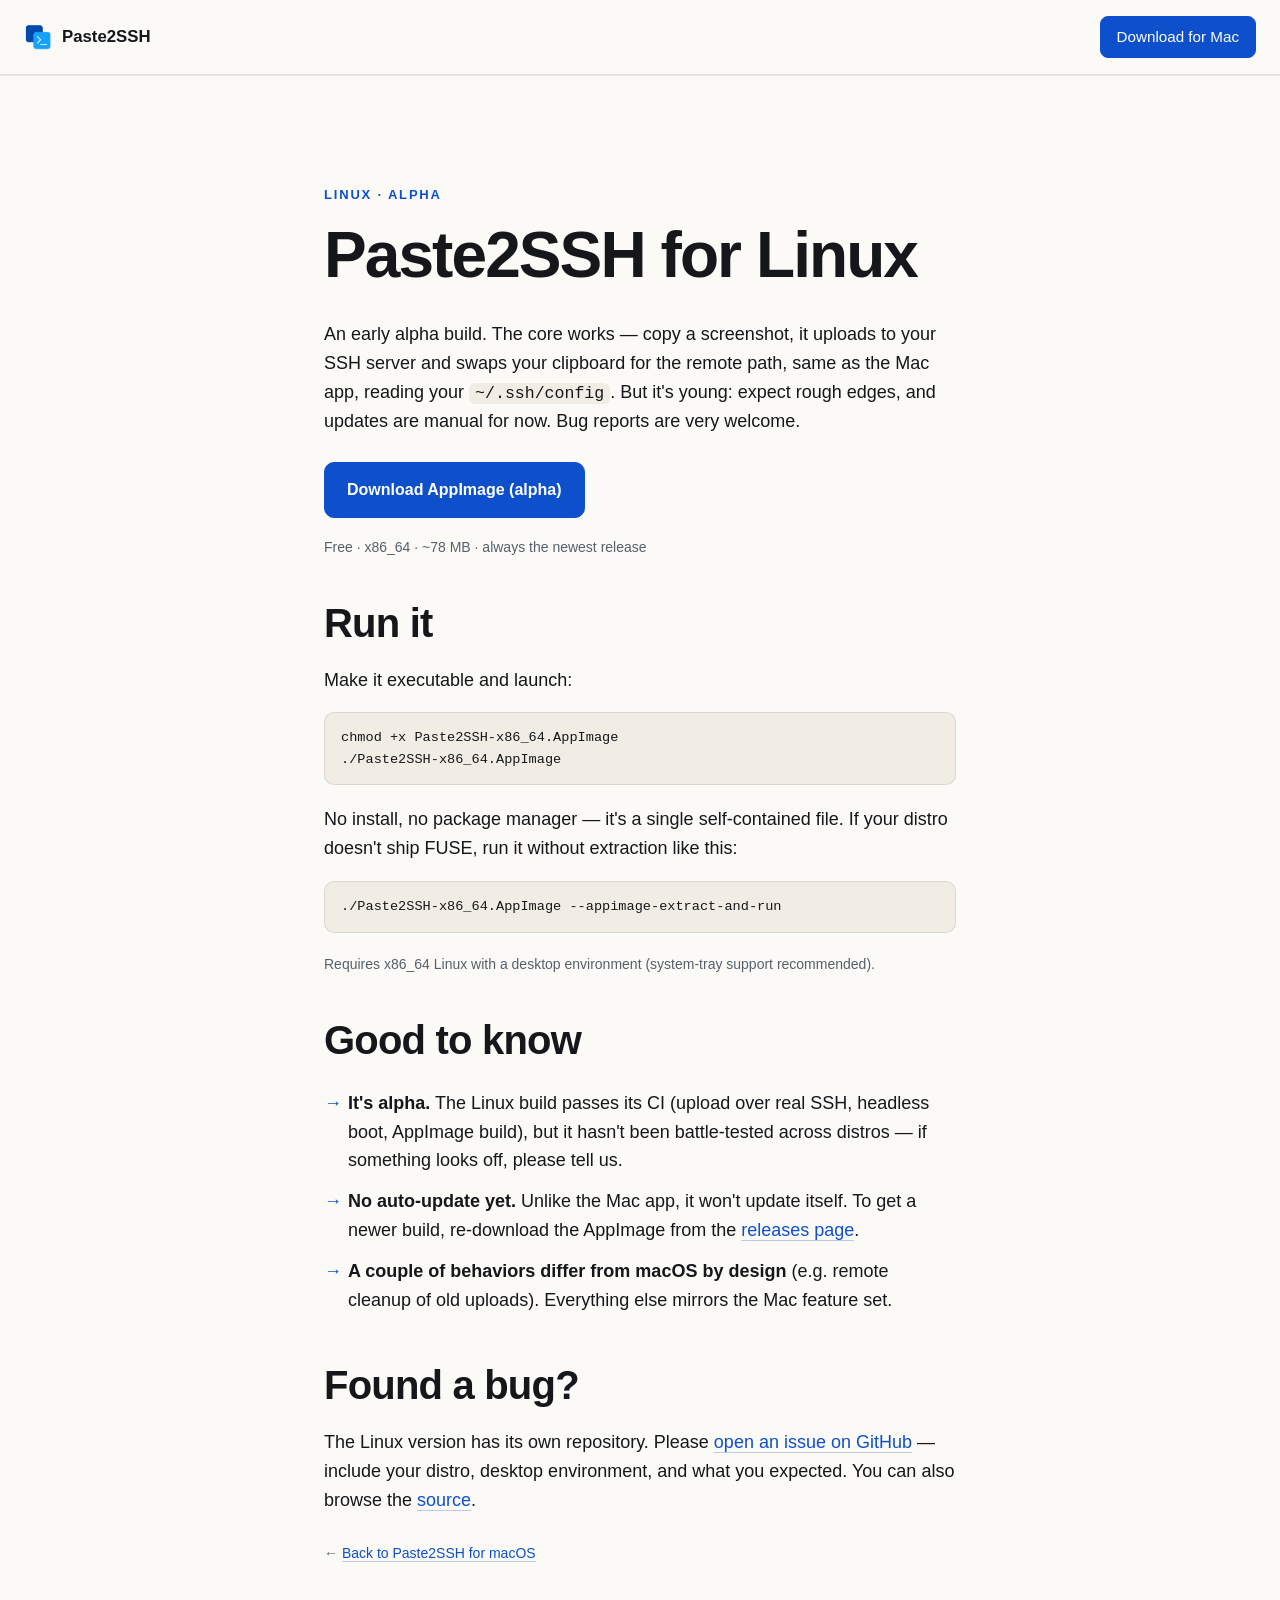
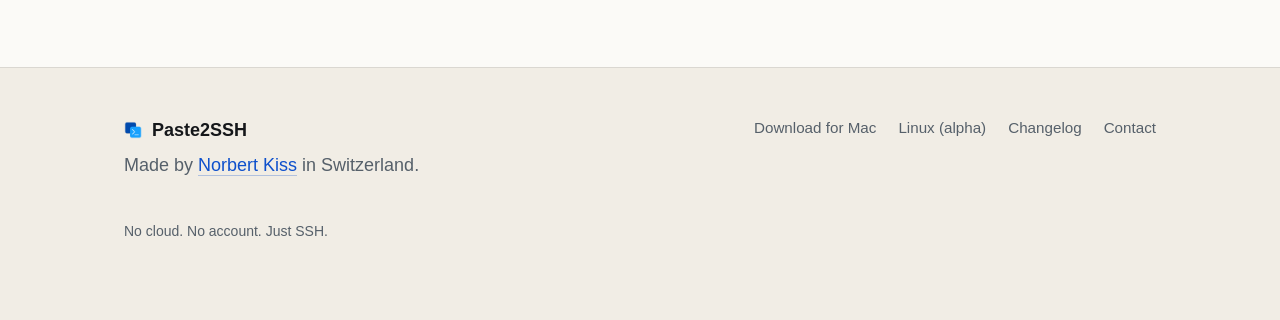
<file: linux/index.html>
<!doctype html>
<html lang="en">
<head>
  <meta charset="utf-8" />
  <meta name="viewport" content="width=device-width, initial-scale=1" />
  <title>Paste2SSH for Linux (Alpha)</title>
  <meta name="description" content="An early alpha build of Paste2SSH for Linux. Upload clipboard screenshots to your SSH server and paste the remote path — now on x86_64 Linux as an AppImage." />
  <meta name="theme-color" content="#0d1117" />
  <link rel="icon" type="image/png" sizes="32x32" href="/favicon-32x32.png?v=2" />
  <link rel="icon" type="image/png" sizes="16x16" href="/favicon-16x16.png?v=2" />
  <link rel="icon" href="/favicon.ico?v=2" sizes="any" />
  <link rel="apple-touch-icon" sizes="180x180" href="/apple-touch-icon.png?v=2" />
  <link rel="manifest" href="/site.webmanifest?v=2" />
  <link rel="canonical" href="https://paste2ssh.com/linux/" />

  <meta property="og:type" content="website" />
  <meta property="og:site_name" content="Paste2SSH" />
  <meta property="og:url" content="https://paste2ssh.com/linux/" />
  <meta property="og:title" content="Paste2SSH for Linux (Alpha)" />
  <meta property="og:description" content="Early alpha build for x86_64 Linux. Download the AppImage, chmod +x, and run." />
  <meta property="og:image" content="https://paste2ssh.com/og.png?v=4" />
  <meta property="og:image:type" content="image/png" />
  <meta property="og:image:width" content="1200" />
  <meta property="og:image:height" content="630" />

  <link rel="stylesheet" href="/styles.css?v=21" />
  <script
    defer
    data-website-id="dfid_6iDRUbRsPHQtEeW4TGu3i"
    data-domain="paste2ssh.com"
    src="https://datafa.st/js/script.js">
  </script>
</head>
<body>
  <a class="skip-link" href="#main">Skip to content</a>

  <header class="site-header">
    <a href="/" class="brand" aria-label="Paste2SSH home">
      <img class="brand-mark" src="/android-chrome-192x192.png?v=2" width="28" height="28" alt="" />
      <span class="brand-text">Paste2SSH</span>
    </a>
    <nav aria-label="Primary">
      <a href="/Paste2SSH-1.1.2.dmg" download data-fast-goal="download" data-fast-goal-location="linux_nav" class="nav-cta">Download for Mac</a>
    </nav>
  </header>

  <main id="main">
    <section class="section">
      <div class="container container--narrow linux-doc">
        <p class="eyebrow">Linux · Alpha</p>
        <h1>Paste2SSH for Linux</h1>
        <p class="release-lead">
          An early alpha build. The core works — copy a screenshot, it uploads to your
          SSH server and swaps your clipboard for the remote path, same as the Mac app,
          reading your <code>~/.ssh/config</code>. But it's young: expect rough edges,
          and updates are manual for now. Bug reports are very welcome.
        </p>

        <div class="cta-row">
          <a href="https://github.com/norbertlevente/paste2ssh-linux/releases/latest/download/Paste2SSH-x86_64.AppImage"
             data-fast-goal="download_linux" data-fast-goal-location="linux_page"
             rel="noopener" class="btn btn-primary">Download AppImage (alpha)</a>
        </div>
        <p class="trust-line">Free · x86_64 · ~78 MB · always the newest release</p>

        <h2>Run it</h2>
        <p>Make it executable and launch:</p>
        <div class="cmd">chmod +x Paste2SSH-x86_64.AppImage
./Paste2SSH-x86_64.AppImage</div>
        <p>
          No install, no package manager — it's a single self-contained file. If your
          distro doesn't ship FUSE, run it without extraction like this:
        </p>
        <div class="cmd">./Paste2SSH-x86_64.AppImage --appimage-extract-and-run</div>
        <p class="trust-line">Requires x86_64 Linux with a desktop environment (system-tray support recommended).</p>

        <h2>Good to know</h2>
        <ul class="bullets">
          <li><strong>It's alpha.</strong> The Linux build passes its CI (upload over real SSH, headless boot, AppImage build), but it hasn't been battle-tested across distros — if something looks off, please tell us.</li>
          <li><strong>No auto-update yet.</strong> Unlike the Mac app, it won't update itself. To get a newer build, re-download the AppImage from the <a href="https://github.com/norbertlevente/paste2ssh-linux/releases/latest" rel="noopener">releases page</a>.</li>
          <li><strong>A couple of behaviors differ from macOS by design</strong> (e.g. remote cleanup of old uploads). Everything else mirrors the Mac feature set.</li>
        </ul>

        <h2>Found a bug?</h2>
        <p>
          The Linux version has its own repository. Please
          <a href="https://github.com/norbertlevente/paste2ssh-linux/issues" data-fast-goal="linux_feedback_click" rel="noopener">open an issue on GitHub</a>
          — include your distro, desktop environment, and what you expected. You can also
          browse the <a href="https://github.com/norbertlevente/paste2ssh-linux" rel="noopener">source</a>.
        </p>

        <p class="trust-line" style="margin-top:28px;">
          ← <a href="/">Back to Paste2SSH for macOS</a>
        </p>
      </div>
    </section>
  </main>

  <footer class="site-footer">
    <div class="container">
      <div class="footer-row">
        <div>
          <p class="footer-brand">
            <img src="/android-chrome-192x192.png?v=2" width="18" height="18" alt="" />
            Paste2SSH
          </p>
          <p class="dim">Made by <a href="https://norbertkiss.com" data-fast-goal="norbertkiss_click" rel="noopener">Norbert Kiss</a> in Switzerland.</p>
        </div>
        <nav class="footer-nav" aria-label="Footer">
          <a href="/Paste2SSH-1.1.2.dmg" download data-fast-goal="download" data-fast-goal-location="linux_footer">Download for Mac</a>
          <a href="/linux/">Linux (alpha)</a>
          <a href="/changelog/">Changelog</a>
          <a href="mailto:hello@paste2ssh.com" data-fast-goal="contact_click">Contact</a>
        </nav>
      </div>
      <p class="footer-bottom">No cloud. No account. Just SSH.</p>
    </div>
  </footer>
</body>
</html>
</file>
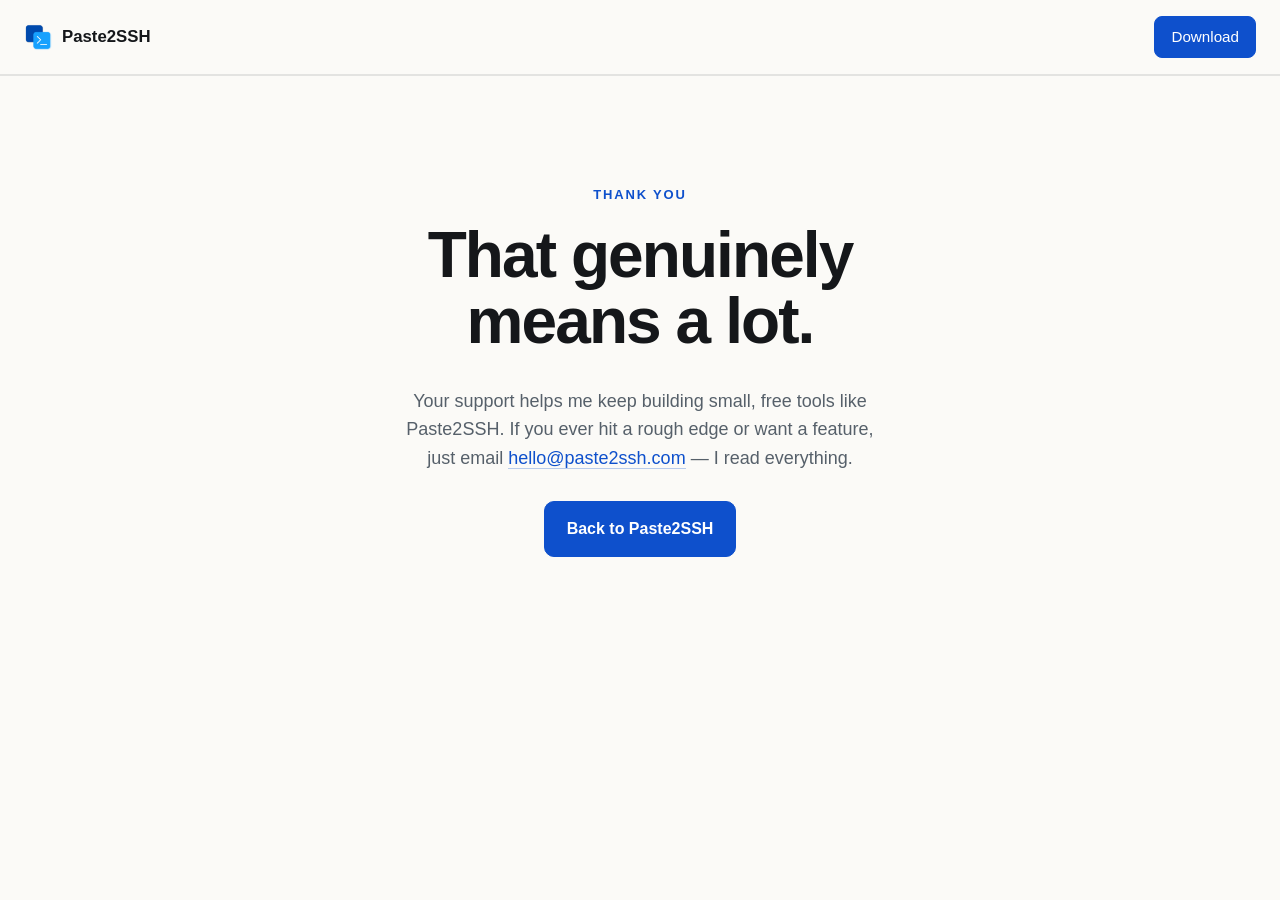
<file: thanks/index.html>
<!doctype html>
<html lang="en">
<head>
  <meta charset="utf-8" />
  <meta name="viewport" content="width=device-width, initial-scale=1" />
  <meta name="robots" content="noindex" />
  <title>Thank you · Paste2SSH</title>
  <meta name="theme-color" content="#0d1117" />
  <link rel="icon" type="image/png" sizes="32x32" href="/favicon-32x32.png?v=2" />
  <link rel="icon" type="image/png" sizes="16x16" href="/favicon-16x16.png?v=2" />
  <link rel="icon" href="/favicon.ico?v=2" sizes="any" />
  <link rel="apple-touch-icon" sizes="180x180" href="/apple-touch-icon.png?v=2" />
  <link rel="stylesheet" href="/styles.css?v=21" />
  <script
    defer
    data-website-id="dfid_6iDRUbRsPHQtEeW4TGu3i"
    data-domain="paste2ssh.com"
    src="https://datafa.st/js/script.js">
  </script>
</head>
<body>
  <header class="site-header">
    <a href="/" class="brand" aria-label="Paste2SSH home">
      <img class="brand-mark" src="/android-chrome-192x192.png?v=2" width="28" height="28" alt="" />
      <span class="brand-text">Paste2SSH</span>
    </a>
    <nav aria-label="Primary">
      <a href="/Paste2SSH-1.0.dmg" download data-fast-goal="download" class="nav-cta">Download</a>
    </nav>
  </header>

  <main id="main">
    <section class="section">
      <div class="container container--narrow" style="text-align:center;">
        <p class="eyebrow">Thank you</p>
        <h1>That genuinely means a lot.</h1>
        <p class="dim" style="margin-left:auto;margin-right:auto;max-width:48ch;">
          Your support helps me keep building small, free tools like Paste2SSH.
          If you ever hit a rough edge or want a feature, just email
          <a href="mailto:hello@paste2ssh.com" data-fast-goal="contact_click">hello@paste2ssh.com</a> — I read everything.
        </p>
        <p style="margin-top:28px;">
          <a href="/" class="btn btn-primary">Back to Paste2SSH</a>
        </p>
      </div>
    </section>
  </main>

  <script>
    // "actually paid" goal — fires only when arriving from a completed Stripe payment
    // (DataFast also records the revenue separately via the session_id).
    window.datafast = window.datafast || function () { (window.datafast.q = window.datafast.q || []).push(arguments); };
    var sid = new URLSearchParams(window.location.search).get('session_id');
    if (sid && sid.indexOf('cs_') === 0) {
      window.datafast('donation');
    }
  </script>
</body>
</html>
</file>
<file: styles.css>
/* ----------------------------------------------------------------
 * Paste2SSH landing — minimal stylesheet.
 * One sans font. One mono (for code). Three colors. Six font sizes.
 * ---------------------------------------------------------------- */

:root {
  --bg: #fbfaf7;
  --surface: #ffffff;
  --surface-alt: #f1ede5;
  --ink: #15171a;
  --ink-2: #56606a;
  --rule: rgba(15, 23, 30, 0.10);
  --accent: #0E50CC;
  --accent-ink: #ffffff;

  --sans: -apple-system, BlinkMacSystemFont, 'Inter', 'Segoe UI', Roboto,
          'Helvetica Neue', Arial, sans-serif;
  --mono: ui-monospace, 'SF Mono', SFMono-Regular, Menlo, Consolas,
          'Liberation Mono', monospace;

  --max: 1080px;
  --max-narrow: 680px;
  --radius: 12px;
}

@media (prefers-color-scheme: dark) {
  :root {
    --bg: #0d1117;
    --surface: #161b22;
    --surface-alt: #11161d;
    --ink: #e8ecf2;
    --ink-2: #9aa4af;
    --rule: rgba(240, 246, 252, 0.10);
    --accent: #4d92ff;
    --accent-ink: #0d1117;
  }
}

* { box-sizing: border-box; }

html { scroll-behavior: smooth; }

body {
  margin: 0;
  background: var(--bg);
  color: var(--ink);
  font-family: var(--sans);
  font-size: 18px;
  line-height: 1.6;
  -webkit-font-smoothing: antialiased;
  -moz-osx-font-smoothing: grayscale;
  text-rendering: optimizeLegibility;
}

a {
  color: var(--accent);
  text-decoration: none;
  border-bottom: 1px solid color-mix(in srgb, var(--accent) 28%, transparent);
}
a:hover { border-bottom-color: var(--accent); }

code {
  font-family: var(--mono);
  font-size: 0.92em;
  background: var(--surface-alt);
  color: var(--ink);
  padding: 1px 6px;
  border-radius: 6px;
}

h1, h2, h3 {
  margin: 0 0 0.5em;
  color: var(--ink);
  font-weight: 800;
  letter-spacing: -0.02em;
}
h1 {
  font-size: clamp(2.6rem, 5.4vw, 4rem);
  font-weight: 900;
  line-height: 1.04;
  letter-spacing: -0.03em;
}
h2 {
  font-size: clamp(1.85rem, 3.6vw, 2.5rem);
  line-height: 1.15;
}
h3 {
  font-size: 1.25rem;
  line-height: 1.35;
}

p { margin: 0 0 1em; color: var(--ink); }
.dim { color: var(--ink-2); }

.eyebrow {
  display: inline-block;
  font-size: 0.8125rem;
  font-weight: 700;
  letter-spacing: 0.14em;
  text-transform: uppercase;
  color: var(--accent);
  margin: 0 0 16px;
}

.skip-link {
  position: absolute;
  top: -40px;
  left: 12px;
  background: var(--surface);
  color: var(--ink);
  padding: 8px 12px;
  border-radius: 8px;
  border: 1px solid var(--rule);
}
.skip-link:focus { top: 12px; }

.container {
  max-width: var(--max);
  margin: 0 auto;
  padding: 0 24px;
}
.container--narrow { max-width: var(--max-narrow); }

/* ===== header ===== */

.site-header {
  position: sticky;
  top: 0;
  z-index: 10;
  display: flex;
  align-items: center;
  justify-content: space-between;
  padding: 16px 24px;
  background: color-mix(in srgb, var(--bg) 88%, transparent);
  backdrop-filter: blur(10px) saturate(140%);
  -webkit-backdrop-filter: blur(10px) saturate(140%);
  border-bottom: 1px solid var(--rule);
}

.brand {
  display: inline-flex;
  align-items: center;
  gap: 10px;
  font-weight: 800;
  color: var(--ink);
  border: 0;
}
.brand-mark { width: 28px; height: 28px; display: block; }
.brand-text { font-size: 1.05rem; }

.site-header nav {
  display: inline-flex;
  align-items: center;
  gap: 24px;
  font-size: 0.95rem;
}
.site-header nav a {
  color: var(--ink-2);
  border: 0;
}
.site-header nav a:hover,
.site-header nav a[aria-current="page"] { color: var(--ink); }

.nav-cta {
  padding: 8px 16px;
  border-radius: 8px;
  background: var(--accent);
  color: var(--accent-ink) !important;
  border: 1px solid var(--accent) !important;
}
.nav-cta:hover { filter: brightness(1.08); }

@media (max-width: 720px) {
  .site-header { padding: 12px 16px; }
  .site-header nav { gap: 16px; font-size: 0.9rem; }
  .site-header nav a:not(.nav-cta) { display: none; }
}

/* ===== hero ===== */

.hero { padding: clamp(72px, 9vw, 128px) 0 clamp(56px, 7vw, 88px); }

.hero-inner { text-align: center; }
.hero-copy {
  max-width: 760px;
  margin: 0 auto;
}
.hero-copy .subhead { margin-left: auto; margin-right: auto; }
.hero-copy .cta-row { justify-content: center; }

.subhead {
  font-size: clamp(1.125rem, 1.6vw, 1.3125rem);
  line-height: 1.55;
  color: var(--ink-2);
  max-width: 54ch;
  margin: 20px 0 32px;
}

.cta-row {
  display: flex;
  flex-wrap: wrap;
  gap: 12px;
}

.btn {
  display: inline-flex;
  align-items: center;
  justify-content: center;
  padding: 14px 22px;
  border-radius: 10px;
  font-weight: 600;
  font-size: 1rem;
  border: 1px solid var(--rule);
  background: var(--surface);
  color: var(--ink);
  cursor: pointer;
}
.btn:hover { border-color: var(--ink-2); }

.btn-primary {
  background: var(--accent);
  color: var(--accent-ink);
  border-color: var(--accent);
}
.btn-primary:hover { filter: brightness(1.08); }

.btn-secondary { background: transparent; }

.btn-brew {
  gap: 9px;
  padding: 14px 18px;
  font-family: var(--mono);
  font-size: 0.875rem;
  background: var(--surface-alt);
  color: var(--ink);
  border-color: var(--rule);
  white-space: nowrap;
}
.btn-brew:hover { border-color: var(--ink-2); }
.btn-brew .brew-prompt { color: var(--accent); font-weight: 700; }
.brew-icon { color: var(--ink-2); flex-shrink: 0; margin-left: 2px; }
.brew-icon--check { display: none; }
.btn-brew.copied { border-color: color-mix(in srgb, var(--accent) 40%, var(--rule)); }
.btn-brew.copied .brew-icon--copy { display: none; }
.btn-brew.copied .brew-icon--check { display: inline; color: var(--accent); }
@media (max-width: 380px) {
  .btn-brew { font-size: 0.8rem; padding: 14px 14px; }
}

.trust-line {
  margin: 18px 0 0;
  font-size: 0.875rem;
  color: var(--ink-2);
}
.hero-support {
  margin: 18px 0 0;
  font-size: 0.875rem;
  color: var(--ink-2);
  text-align: center;
}

/* Copy-paste command block (used on /linux). */
.cmd {
  margin: 16px 0;
  padding: 14px 16px;
  background: var(--surface-alt);
  border: 1px solid var(--rule);
  border-radius: 10px;
  font-family: var(--mono);
  font-size: 0.85rem;
  line-height: 1.6;
  color: var(--ink);
  overflow-x: auto;
  white-space: pre;
}

/* /linux page: bare h2/p in a narrow column need real vertical rhythm,
   since base headings have no top margin and .release-lead has none. */
.linux-doc .cta-row { margin-top: 26px; }
.linux-doc h2 { margin-top: 2.6rem; }
.linux-doc .cmd + p { margin-top: 1.25rem; }
.linux-doc ul.bullets { margin-top: 1.1rem; }
.linux-doc h2 + p { margin-bottom: 1.1rem; }

.hero-shot {
  margin: clamp(40px, 5vw, 64px) auto 0;
  max-width: 1000px;
}
.hero-shot img,
.hero-shot video {
  display: block;
  width: 100%;
  height: auto;
  border-radius: 14px;
  border: 1px solid var(--rule);
  box-shadow: 0 24px 60px rgba(15, 23, 30, 0.12);
}

/* ===== generic section ===== */

.section { padding: clamp(64px, 8vw, 104px) 0; border-top: 1px solid var(--rule); }
.section--alt { background: var(--surface-alt); }

.section-lede {
  margin: -6px 0 32px;
  font-size: 1.125rem;
  max-width: 56ch;
  color: var(--ink-2);
}

/* ===== "the annoyance" steps ===== */

.five-steps {
  margin: 24px 0;
  padding: 0;
  list-style: none;
  counter-reset: step;
}
.five-steps li {
  counter-increment: step;
  position: relative;
  padding: 14px 14px 14px 56px;
  border-top: 1px solid var(--rule);
}
.five-steps li:last-child { border-bottom: 1px solid var(--rule); }
.five-steps li::before {
  content: counter(step);
  position: absolute;
  left: 14px;
  top: 50%;
  transform: translateY(-50%);
  display: inline-grid;
  place-items: center;
  width: 30px;
  height: 30px;
  border-radius: 999px;
  background: var(--surface-alt);
  color: var(--ink-2);
  font-weight: 700;
  font-size: 0.875rem;
}

.pullquote {
  margin: 36px 0 20px;
  padding-left: 22px;
  border-left: 4px solid var(--accent);
  font-size: clamp(1.3125rem, 2.2vw, 1.625rem);
  font-weight: 700;
  line-height: 1.4;
  letter-spacing: -0.01em;
  color: var(--ink);
}

/* ===== how-it-works ===== */

.how-grid {
  display: grid;
  grid-template-columns: 1fr 1fr;
  gap: 56px;
  align-items: center;
}
@media (max-width: 820px) {
  .how-grid { grid-template-columns: 1fr; gap: 32px; }
}

.workflow {
  padding: clamp(36px, 4vw, 52px) 24px;
  background: var(--surface);
  border: 1px solid var(--rule);
  border-radius: 16px;
  display: flex;
  flex-direction: column;
  align-items: center;
  gap: 18px;
}
.workflow-step {
  display: flex;
  flex-direction: column;
  align-items: center;
  gap: 16px;
}
.workflow-step strong {
  font-size: 1.1875rem;
  font-weight: 700;
  text-align: center;
}

.keycaps {
  display: inline-flex;
  gap: 8px;
}
.keycaps kbd {
  display: inline-grid;
  place-items: center;
  min-width: 52px;
  height: 52px;
  padding: 0 12px;
  background: var(--surface-alt);
  color: var(--ink);
  font-family: var(--mono);
  font-size: 1.25rem;
  border: 1px solid var(--rule);
  border-bottom-width: 3px;
  border-radius: 10px;
}

.workflow-arrow {
  color: var(--ink-2);
  font-size: 1.25rem;
}

.terminal {
  margin: 48px 0 0;
  padding: 20px 24px;
  background: var(--surface-alt);
  border: 1px solid var(--rule);
  border-radius: var(--radius);
  color: var(--ink);
  overflow-x: auto;
  white-space: pre;
  font-family: var(--mono);
  font-size: 0.9375rem;
  line-height: 1.6;
}
.term-prompt { color: var(--accent); font-weight: 700; }
.term-out    { color: var(--ink-2); }

/* ===== tour features (stacked) ===== */

.section--tour > .container > .eyebrow,
.section--tour > .container > h2,
.section--tour > .container > .section-lede {
  text-align: center;
}
.section--tour > .container > h2 {
  max-width: 22ch;
  margin-left: auto;
  margin-right: auto;
}
.section--tour > .container > .section-lede {
  margin-left: auto;
  margin-right: auto;
}

.tour-feature {
  padding: clamp(56px, 8vw, 104px) 0 0;
  display: flex;
  flex-direction: column;
  align-items: center;
  text-align: center;
}

.tour-feature-eyebrow {
  font-size: 0.8125rem;
  font-weight: 700;
  letter-spacing: 0.14em;
  text-transform: uppercase;
  color: var(--accent);
  margin: 0 0 14px;
}

.tour-feature h3 {
  font-size: clamp(1.875rem, 3.6vw, 2.75rem);
  font-weight: 800;
  line-height: 1.1;
  letter-spacing: -0.02em;
  max-width: 22ch;
  margin: 0 auto 20px;
  color: var(--ink);
}

.tour-feature p {
  font-size: 1.0625rem;
  line-height: 1.65;
  max-width: 58ch;
  margin: 0 auto 12px;
  color: var(--ink-2);
}
.tour-feature p:last-of-type { margin-bottom: 0; }

.tour-feature figure {
  margin: clamp(36px, 5vw, 56px) auto 0;
  display: flex;
  flex-direction: column;
  align-items: center;
  width: 100%;
}
.tour-feature img {
  width: 100%;
  max-width: 720px;
  height: auto;
  border-radius: 14px;
  border: 1px solid var(--rule);
  box-shadow: 0 24px 60px rgba(15, 23, 30, 0.10);
}
.tour-feature figcaption {
  margin-top: 14px;
  font-size: 0.9rem;
  color: var(--ink-2);
}

.tour-feature .menubar-mock {
  max-width: 320px;
  box-shadow: 0 24px 60px rgba(15, 23, 30, 0.10);
}

/* ===== menu-bar mock ===== */

.menubar-mock {
  width: 100%;
  border: 1px solid var(--rule);
  border-radius: var(--radius);
  overflow: hidden;
  background: var(--surface);
  font-size: 0.875rem;
}
.menubar-strip {
  display: flex;
  align-items: center;
  gap: 12px;
  padding: 7px 12px;
  background: var(--surface-alt);
  border-bottom: 1px solid var(--rule);
  font-family: var(--mono);
  font-size: 0.78rem;
  color: var(--ink-2);
}
.menubar-clock { letter-spacing: 0.04em; }
.menubar-spacer { flex: 1; }
.menubar-app { display: block; }

.menubar-menu {
  margin: 0;
  padding: 6px;
  list-style: none;
}
.menubar-item {
  display: flex;
  align-items: center;
  justify-content: space-between;
  gap: 10px;
  padding: 8px 12px;
  border-radius: 6px;
  color: var(--ink);
  text-align: left;
}
.menubar-item--header { font-weight: 600; }
.menubar-item--section { color: var(--ink-2); font-size: 0.78rem; text-transform: uppercase; letter-spacing: 0.08em; padding-top: 14px; padding-bottom: 4px; }
.menubar-item--checked { color: var(--accent); font-weight: 600; }
.menubar-item--divider {
  height: 1px;
  background: var(--rule);
  margin: 6px 12px;
  padding: 0;
}

.badge {
  display: inline-block;
  padding: 2px 8px;
  border-radius: 999px;
  font-size: 0.7rem;
  font-weight: 700;
  letter-spacing: 0.08em;
}
.badge--on { background: rgba(34, 197, 94, 0.14); color: #16a34a; border: 1px solid rgba(34, 197, 94, 0.32); }

/* ===== screenshot cards (main page) ===== */

.shots-center { text-align: center; }
.section .shots-center.eyebrow { display: block; }
h2.shots-center {
  max-width: 22ch;
  margin-left: auto;
  margin-right: auto;
}

.shots-grid {
  display: grid;
  grid-template-columns: repeat(3, 1fr);
  gap: 28px;
  margin-top: 48px;
}
@media (max-width: 900px) {
  .shots-grid { grid-template-columns: 1fr; gap: 40px; max-width: 480px; margin-left: auto; margin-right: auto; }
}

.shot-card { margin: 0; }
.shot-card img {
  width: 100%;
  height: auto;
  border-radius: 14px;
  border: 1px solid var(--rule);
  box-shadow: 0 16px 44px rgba(15, 23, 30, 0.10);
}
.shot-card figcaption {
  margin-top: 16px;
  font-size: 0.95rem;
  line-height: 1.55;
  color: var(--ink-2);
}
.shot-card figcaption strong {
  display: block;
  color: var(--ink);
  font-size: 1.0625rem;
  margin-bottom: 4px;
}

.shots-more { margin-top: 44px; font-size: 1.0625rem; }

.demo-lede {
  max-width: 56ch;
  margin: 16px auto 0;
  text-align: center;
}
.demo-shot {
  margin: 48px auto 0;
  max-width: 920px;
}
.demo-shot img,
.demo-shot video {
  width: 100%;
  height: auto;
  display: block;
  border-radius: 14px;
  border: 1px solid var(--rule);
  box-shadow: 0 24px 60px rgba(15, 23, 30, 0.12);
}

.small-note { font-size: 0.9375rem; margin-top: 20px; }

/* ===== changelog ===== */

.release {
  padding: 32px 0;
  border-top: 1px solid var(--rule);
}
.release:first-of-type { border-top: 0; padding-top: 16px; }
.release-head {
  display: flex;
  flex-wrap: wrap;
  align-items: baseline;
  gap: 4px 16px;
  margin-bottom: 12px;
}
.release-ver { margin: 0; font-size: 1.3125rem; }
.release-date { margin: 0; font-size: 0.9rem; color: var(--ink-2); }
.release-lead { color: var(--ink); margin: 0; }
.release-lead + .bullets { margin-top: 12px; }

/* ===== final CTA band ===== */

.band {
  background: #0E50CC;
  padding: clamp(72px, 9vw, 112px) 0;
  text-align: center;
}
.band h2 {
  color: #ffffff;
  max-width: 24ch;
  margin: 0 auto 14px;
}
.band-sub {
  color: rgba(255, 255, 255, 0.85);
  max-width: 36ch;
  margin: 0 auto 28px;
}
.band-cta { justify-content: center; }
.btn-invert {
  background: #ffffff;
  color: var(--accent);
  border-color: #ffffff;
  font-size: 1.0625rem;
  padding: 16px 28px;
}
.btn-invert:hover { filter: brightness(0.96); color: var(--accent); }
.btn-share {
  gap: 9px;
  background: transparent;
  color: #ffffff;
  border: 1px solid rgba(255, 255, 255, 0.55);
  font-size: 1.0625rem;
  padding: 16px 24px;
}
.btn-share:hover { border-color: #ffffff; }
.share-icon { color: currentColor; flex-shrink: 0; }
.share-icon--check { display: none; }
.btn-share.copied .share-icon--copy { display: none; }
.btn-share.copied .share-icon--check { display: inline; }
.band-meta {
  margin: 22px 0 0;
  font-size: 0.9375rem;
  color: rgba(255, 255, 255, 0.75);
}
.band-meta a {
  color: rgba(255, 255, 255, 0.9);
  border-bottom-color: rgba(255, 255, 255, 0.4);
}
.band-meta a:hover { border-bottom-color: #ffffff; }

/* ===== bullets ===== */

.bullets {
  padding-left: 0;
  list-style: none;
  margin: 16px 0 0;
}
.bullets li {
  position: relative;
  padding: 6px 0 6px 24px;
  color: var(--ink);
}
.bullets li::before {
  content: '→';
  position: absolute;
  left: 0;
  color: var(--accent);
  font-weight: 700;
}

/* ===== founder letter ===== */

.section--letter { background: var(--surface-alt); }

.letter {
  margin: 24px 0 0;
  padding: 44px 48px;
  background: var(--surface);
  border: 1px solid var(--rule);
  border-radius: var(--radius);
  font-size: 1.125rem;
  line-height: 1.7;
  color: var(--ink);
}
.letter p { color: var(--ink); margin: 0 0 1.1em; }
.letter p:last-child { margin-bottom: 0; }
.letter-sign { margin-top: 32px; font-weight: 600; }
.letter-ps { margin-top: 28px; padding-top: 22px; border-top: 1px solid var(--rule); color: var(--ink-2); font-size: 1rem; }

.letter-cta { justify-content: flex-start; margin-top: 32px; }

@media (max-width: 600px) {
  .letter { padding: 28px 24px; font-size: 1.0625rem; }
}

/* ===== download meta ===== */

.meta {
  margin: 28px 0 0;
  padding: 20px 22px;
  border: 1px solid var(--rule);
  border-radius: var(--radius);
  background: var(--surface);
  display: grid;
  grid-template-columns: repeat(auto-fit, minmax(140px, 1fr));
  gap: 16px 24px;
}
.meta > div { display: flex; flex-direction: column; gap: 2px; }
.meta dt {
  font-size: 0.78rem;
  font-weight: 700;
  text-transform: uppercase;
  letter-spacing: 0.1em;
  color: var(--ink-2);
}
.meta dd { margin: 0; font-size: 0.95rem; color: var(--ink); }

/* ===== faq ===== */

.section--faq details {
  border-top: 1px solid var(--rule);
  padding: 20px 0;
}
.section--faq details:last-of-type { border-bottom: 1px solid var(--rule); }

.section--faq summary {
  list-style: none;
  cursor: pointer;
  font-weight: 700;
  font-size: 1.0625rem;
  display: flex;
  justify-content: space-between;
  align-items: center;
  gap: 16px;
  color: var(--ink);
}
.section--faq summary::-webkit-details-marker { display: none; }
.section--faq summary::after {
  content: '+';
  font-family: var(--mono);
  font-size: 1.4rem;
  color: var(--ink-2);
  line-height: 1;
}
.section--faq details[open] summary::after { content: '−'; }

.section--faq details p {
  margin: 14px 0 0;
  color: var(--ink-2);
}

.section--faq + .container,
.faq-more {
  margin-top: 28px;
  text-align: center;
}

/* ===== footer ===== */

.site-footer {
  border-top: 1px solid var(--rule);
  padding: 48px 0 64px;
  background: var(--surface-alt);
}
.footer-row {
  display: flex;
  flex-wrap: wrap;
  align-items: flex-start;
  justify-content: space-between;
  gap: 28px;
}
.footer-brand {
  display: inline-flex;
  align-items: center;
  gap: 10px;
  margin: 0 0 6px;
  font-weight: 800;
  color: var(--ink);
}
.footer-brand img { display: block; width: 18px; height: 18px; }
.footer-nav {
  display: flex;
  flex-wrap: wrap;
  gap: 6px 22px;
  align-items: center;
  font-size: 0.95rem;
}
.footer-nav a {
  color: var(--ink-2);
  border: 0;
}
.footer-nav a:hover { color: var(--ink); }
.footer-bottom {
  margin-top: 22px;
  color: var(--ink-2);
  font-size: 0.875rem;
}
</file>
